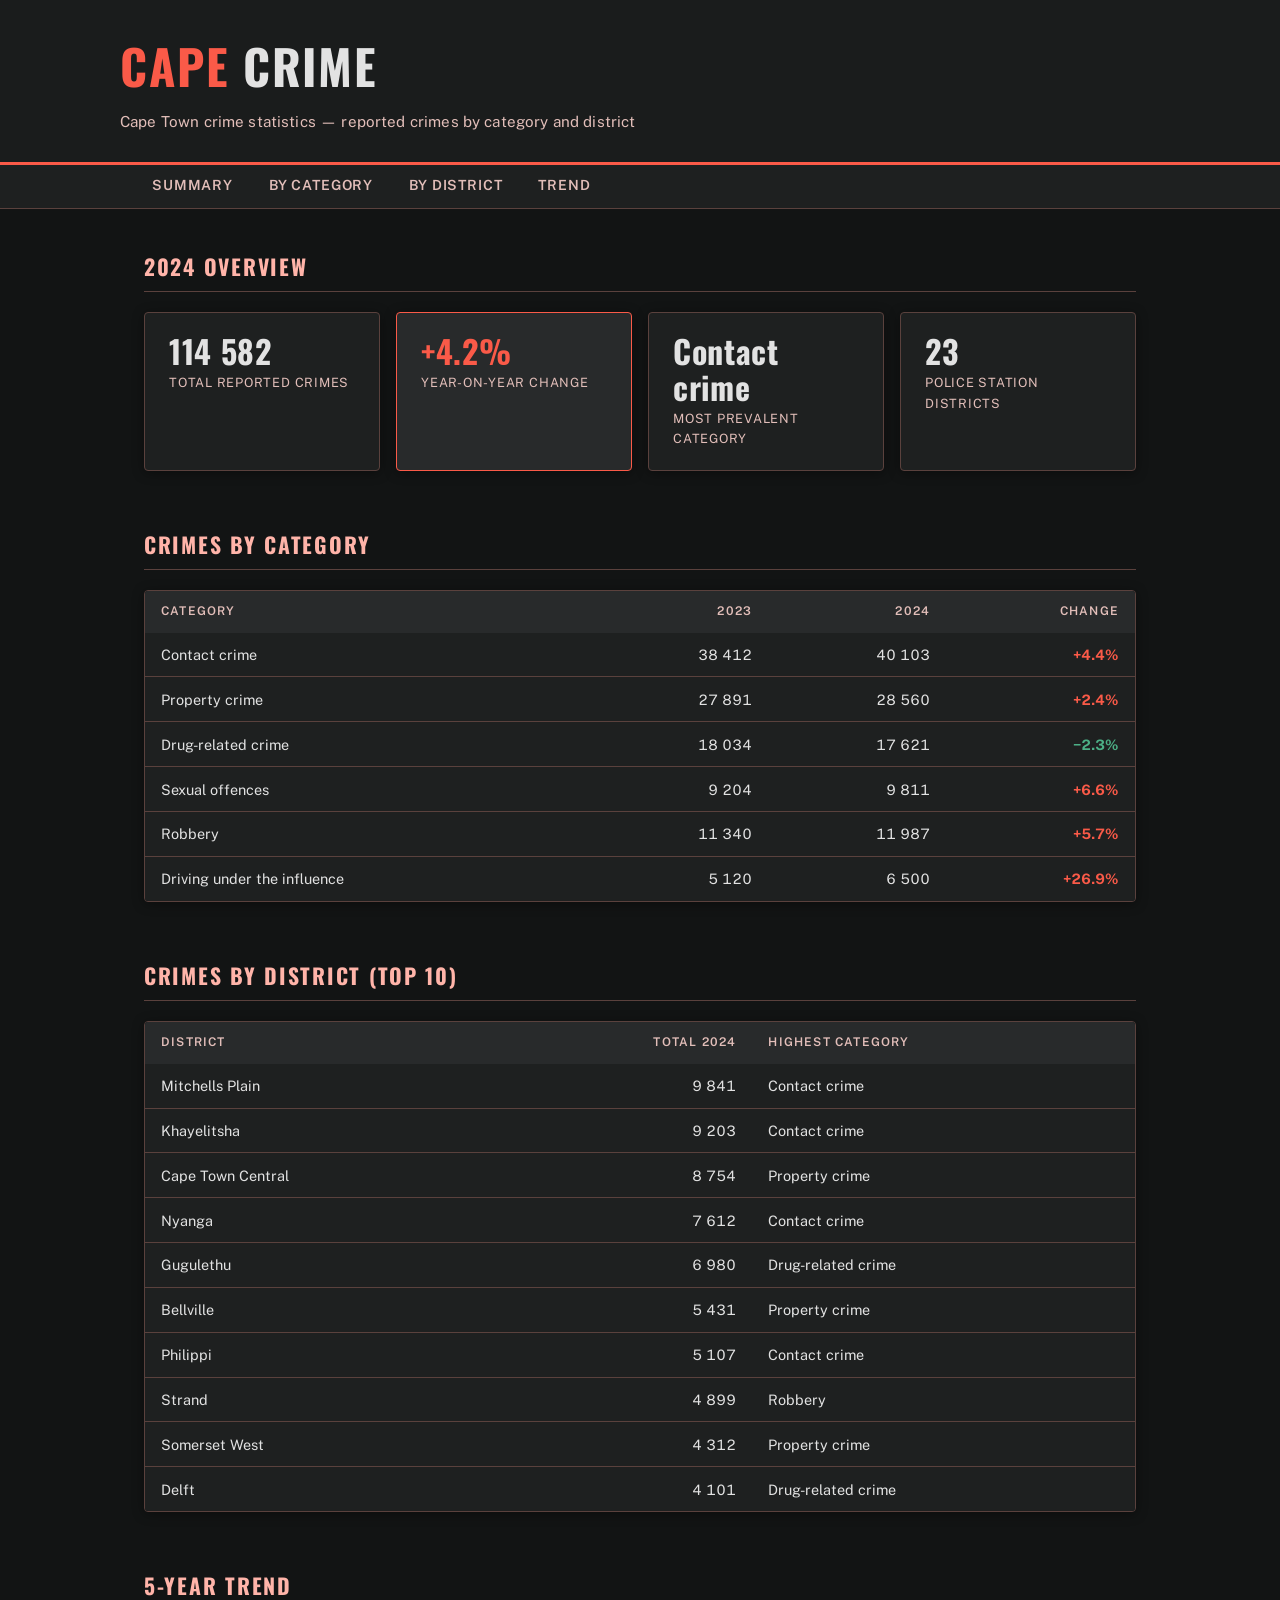
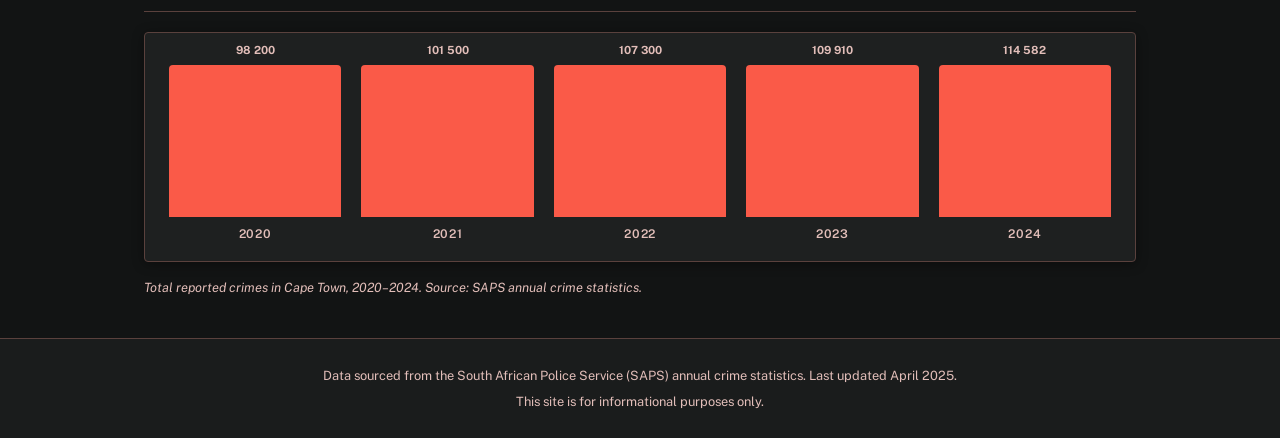
<file: index.html>
<!DOCTYPE html>
<html lang="en">
<head>
  <meta charset="UTF-8" />
  <meta name="viewport" content="width=device-width, initial-scale=1.0" />
  <meta name="description" content="Cape Town crime statistics dashboard — explore reported crime data by category and district." />
  <title>Cape Crime</title>
  <link rel="preconnect" href="https://fonts.googleapis.com" />
  <link rel="preconnect" href="https://fonts.gstatic.com" crossorigin />
  <link rel="stylesheet" href="https://fonts.googleapis.com/css2?family=Oswald:wght@500;700&family=Public+Sans:wght@400;600;800&display=swap" />
  <link rel="stylesheet" href="style.css" />
</head>
<body>
  <a class="skip-link" href="#main">Skip to main content</a>

  <header role="banner">
    <div class="header-inner">
      <h1><span>Cape</span> Crime</h1>
      <p class="subtitle">Cape Town crime statistics — reported crimes by category and district</p>
    </div>
  </header>

  <nav aria-label="Page sections">
    <ul>
      <li><a href="#summary">Summary</a></li>
      <li><a href="#by-category">By Category</a></li>
      <li><a href="#by-district">By District</a></li>
      <li><a href="#trend">Trend</a></li>
    </ul>
  </nav>

  <main id="main" tabindex="-1">

    <section id="summary" aria-labelledby="summary-heading">
      <h2 id="summary-heading">2024 Overview</h2>
      <ul class="card-grid" role="list">
        <li class="card">
          <span class="card-value" aria-label="114 582 total reported crimes">114&nbsp;582</span>
          <span class="card-label">Total reported crimes</span>
        </li>
        <li class="card card--warn">
          <span class="card-value" aria-label="4.2 percent increase year on year">+4.2%</span>
          <span class="card-label">Year-on-year change</span>
        </li>
        <li class="card">
          <span class="card-value" aria-label="most common crime type: contact crime">Contact crime</span>
          <span class="card-label">Most prevalent category</span>
        </li>
        <li class="card">
          <span class="card-value" aria-label="23 police station districts">23</span>
          <span class="card-label">Police station districts</span>
        </li>
      </ul>
    </section>

    <section id="by-category" aria-labelledby="cat-heading">
      <h2 id="cat-heading">Crimes by Category</h2>
      <div class="table-wrapper" role="region" aria-label="Crimes by category table" tabindex="0">
        <table>
          <thead>
            <tr>
              <th scope="col">Category</th>
              <th scope="col" class="num">2023</th>
              <th scope="col" class="num">2024</th>
              <th scope="col" class="num">Change</th>
            </tr>
          </thead>
          <tbody>
            <tr><td>Contact crime</td><td class="num">38 412</td><td class="num">40 103</td><td class="num change--up">+4.4%</td></tr>
            <tr><td>Property crime</td><td class="num">27 891</td><td class="num">28 560</td><td class="num change--up">+2.4%</td></tr>
            <tr><td>Drug-related crime</td><td class="num">18 034</td><td class="num">17 621</td><td class="num change--down">−2.3%</td></tr>
            <tr><td>Sexual offences</td><td class="num">9 204</td><td class="num">9 811</td><td class="num change--up">+6.6%</td></tr>
            <tr><td>Robbery</td><td class="num">11 340</td><td class="num">11 987</td><td class="num change--up">+5.7%</td></tr>
            <tr><td>Driving under the influence</td><td class="num">5 120</td><td class="num">6 500</td><td class="num change--up">+26.9%</td></tr>
          </tbody>
        </table>
      </div>
    </section>

    <section id="by-district" aria-labelledby="dist-heading">
      <h2 id="dist-heading">Crimes by District (Top 10)</h2>
      <div class="table-wrapper" role="region" aria-label="Crimes by district table" tabindex="0">
        <table>
          <thead>
            <tr>
              <th scope="col">District</th>
              <th scope="col" class="num">Total 2024</th>
              <th scope="col">Highest category</th>
            </tr>
          </thead>
          <tbody>
            <tr><td>Mitchells Plain</td><td class="num">9 841</td><td>Contact crime</td></tr>
            <tr><td>Khayelitsha</td><td class="num">9 203</td><td>Contact crime</td></tr>
            <tr><td>Cape Town Central</td><td class="num">8 754</td><td>Property crime</td></tr>
            <tr><td>Nyanga</td><td class="num">7 612</td><td>Contact crime</td></tr>
            <tr><td>Gugulethu</td><td class="num">6 980</td><td>Drug-related crime</td></tr>
            <tr><td>Bellville</td><td class="num">5 431</td><td>Property crime</td></tr>
            <tr><td>Philippi</td><td class="num">5 107</td><td>Contact crime</td></tr>
            <tr><td>Strand</td><td class="num">4 899</td><td>Robbery</td></tr>
            <tr><td>Somerset West</td><td class="num">4 312</td><td>Property crime</td></tr>
            <tr><td>Delft</td><td class="num">4 101</td><td>Drug-related crime</td></tr>
          </tbody>
        </table>
      </div>
    </section>

    <section id="trend" aria-labelledby="trend-heading">
      <h2 id="trend-heading">5-Year Trend</h2>
      <figure aria-label="Bar chart showing total reported crimes 2020 to 2024">
        <div class="bar-chart" role="img" aria-label="Total crimes: 2020: 98 200, 2021: 101 500, 2022: 107 300, 2023: 109 910, 2024: 114 582">
          <ol class="bars" aria-hidden="true">
            <li class="bar-item"><div class="bar" style="--pct:86%"><span class="bar-val">98 200</span></div><span class="bar-year">2020</span></li>
            <li class="bar-item"><div class="bar" style="--pct:89%"><span class="bar-val">101 500</span></div><span class="bar-year">2021</span></li>
            <li class="bar-item"><div class="bar" style="--pct:94%"><span class="bar-val">107 300</span></div><span class="bar-year">2022</span></li>
            <li class="bar-item"><div class="bar" style="--pct:96%"><span class="bar-val">109 910</span></div><span class="bar-year">2023</span></li>
            <li class="bar-item"><div class="bar" style="--pct:100%"><span class="bar-val">114 582</span></div><span class="bar-year">2024</span></li>
          </ol>
        </div>
        <figcaption>Total reported crimes in Cape Town, 2020–2024. Source: SAPS annual crime statistics.</figcaption>
      </figure>
    </section>

  </main>

  <footer role="contentinfo">
    <p>Data sourced from the South African Police Service (SAPS) annual crime statistics. Last updated April 2025.</p>
    <p>This site is for informational purposes only.</p>
  </footer>
</body>
</html>
</file>
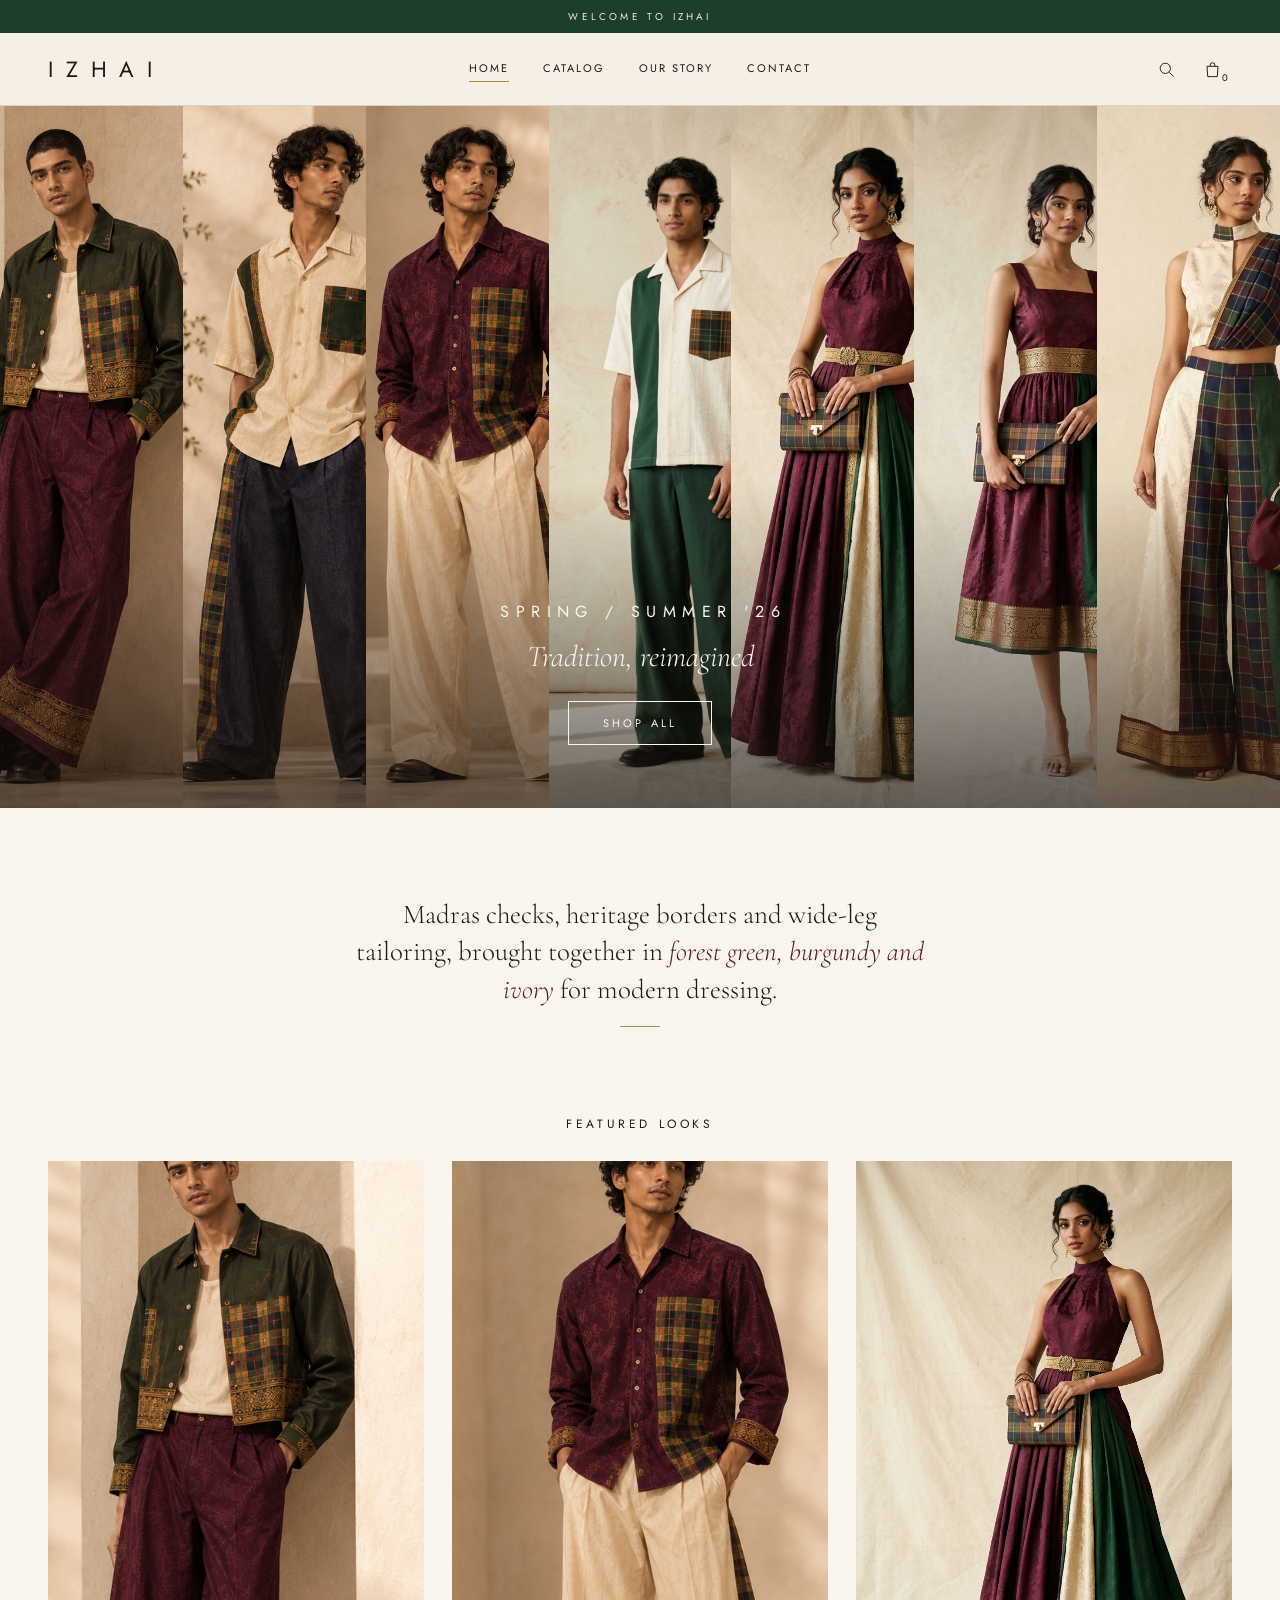
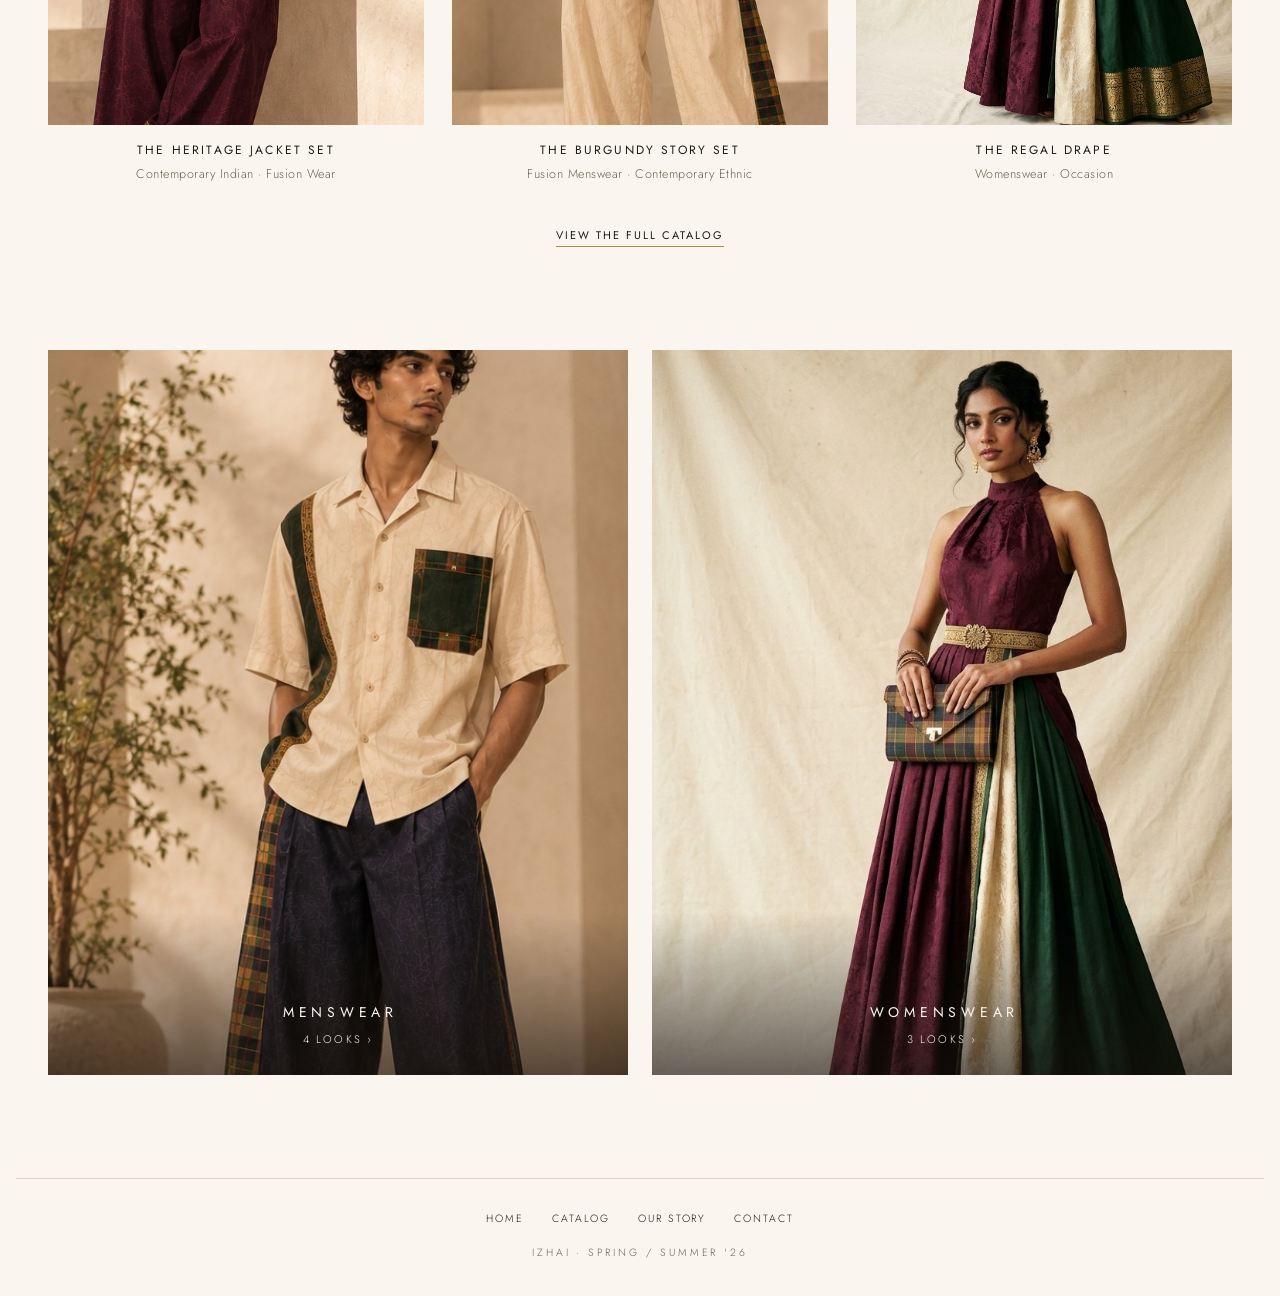
<file: izhai-website/index.html>
<!doctype html>
<html lang="en">
<head>
<meta charset="utf-8">
<meta name="viewport" content="width=device-width, initial-scale=1, viewport-fit=cover">
<title>IZHAI</title>
<meta name="claude:viewport-fit-sides" content="cover">
<link rel="preconnect" href="https://fonts.googleapis.com">
<link rel="stylesheet" href="https://fonts.googleapis.com/css2?family=Cormorant+Garamond:ital,wght@0,400;0,500;1,400&family=Jost:wght@300;400;500&display=swap">
<style>
:root {
  --bg: #faf6ef;
  --header-bg: #f5efe5;
  --announce-bg: #1f3d2b;
  --announce-ink: #f3ead8;
  --surface: #fbf8f2;
  --tile: #ebe1d1;
  --ink: #1d1915;
  --muted: #6c6153;
  --hairline: #ddd2c2;
  --hairline-strong: #c9bba6;
  --gold: #b08a3e;
  --gold-text: #86672a;
  --burgundy: #5a1a2b;
  --forest: #1f3d2b;
  --chip-active-bg: #f1e6cf;
  --field-bg: #fffdf8;
  --on-photo: #faf6ef;
  --photo-scrim: rgba(22, 16, 12, 0.62);
  --photo-scrim-soft: rgba(22, 16, 12, 0);
  --sw-burgundy: #5a1a2b;
  --sw-forest: #1f3d2b;
  --sw-ivory: #efe6d2;
  --sw-navy: #1f2a44;
  --font-sans: "Jost", "Futura", "Century Gothic", "Avenir Next", "Helvetica Neue", Arial, sans-serif;
  --font-serif: "Cormorant Garamond", "EB Garamond", Garamond, "Times New Roman", Georgia, serif;
  --gutter-l: max(16px, env(safe-area-inset-left, 0px));
  --gutter-r: max(16px, env(safe-area-inset-right, 0px));
  --track: 0.18em;
  --header-h: 72px;
  color-scheme: light;
}
@media (prefers-color-scheme: dark) {
  :root:not([data-theme="light"]) {
    --bg: #1a1714;
    --header-bg: #201c18;
    --announce-bg: #14241a;
    --announce-ink: #e6dcc6;
    --surface: #221e1a;
    --tile: #2c2621;
    --ink: #efe7da;
    --muted: #a89c8b;
    --hairline: #3a332c;
    --hairline-strong: #52483e;
    --gold: #d2ae68;
    --gold-text: #d9b874;
    --burgundy: #d08d9e;
    --forest: #8fb79d;
    --chip-active-bg: #342c22;
    --field-bg: #221e1a;
    --on-photo: #faf6ef;
    --photo-scrim: rgba(10, 8, 6, 0.7);
    --photo-scrim-soft: rgba(10, 8, 6, 0);
    --sw-burgundy: #7a2a3e;
    --sw-forest: #2f5a40;
    --sw-ivory: #e9dfca;
    --sw-navy: #34446a;
    color-scheme: dark;
  }
}
:root[data-theme="dark"] {
  --bg: #1a1714;
  --header-bg: #201c18;
  --announce-bg: #14241a;
  --announce-ink: #e6dcc6;
  --surface: #221e1a;
  --tile: #2c2621;
  --ink: #efe7da;
  --muted: #a89c8b;
  --hairline: #3a332c;
  --hairline-strong: #52483e;
  --gold: #d2ae68;
  --gold-text: #d9b874;
  --burgundy: #d08d9e;
  --forest: #8fb79d;
  --chip-active-bg: #342c22;
  --field-bg: #221e1a;
  --on-photo: #faf6ef;
  --photo-scrim: rgba(10, 8, 6, 0.7);
  --photo-scrim-soft: rgba(10, 8, 6, 0);
  --sw-burgundy: #7a2a3e;
  --sw-forest: #2f5a40;
  --sw-ivory: #e9dfca;
  --sw-navy: #34446a;
  color-scheme: dark;
}

*, *::before, *::after { box-sizing: border-box; }
html { -webkit-text-size-adjust: 100%; }
body {
  margin: 0;
  background: var(--bg);
  color: var(--ink);
  font-family: var(--font-sans);
  font-weight: 300;
  font-size: 15px;
  line-height: 1.5;
  -webkit-font-smoothing: antialiased;
}
body::before {
  content: "";
  position: fixed;
  inset: 0 0 auto;
  height: env(safe-area-inset-top, 0px);
  z-index: 10;
  background: var(--header-bg);
}
img { max-width: 100%; display: block; }
a { color: inherit; }
button, select, input, textarea { font: inherit; color: inherit; }
:focus-visible { outline: 2px solid var(--gold); outline-offset: 3px; }
[hidden] { display: none !important; }

.page {
  padding-left: max(16px, env(safe-area-inset-left, 0px));
  padding-right: max(16px, env(safe-area-inset-right, 0px));
  padding-block: 0;
  min-height: 100vh;
  display: flex;
  flex-direction: column;
}
.wrap { width: 100%; max-width: 1440px; margin-inline: auto; padding-inline: clamp(0px, 2.5vw, 40px); }
.bleed {
  margin-left: calc(-1 * var(--gutter-l));
  margin-right: calc(-1 * var(--gutter-r));
}
.bleed-pad {
  padding-left: var(--gutter-l);
  padding-right: var(--gutter-r);
}

.caps, .nav a, .bar, .filter-title, .chip, .card-name, .btn, .tag, .details-title, .eyebrow, .crumbs {
  font-family: var(--font-sans);
  text-transform: uppercase;
  letter-spacing: var(--track);
}

/* Announcement */
.announce {
  background: var(--announce-bg);
  color: var(--announce-ink);
  text-align: center;
  font-size: 10px;
  font-weight: 400;
  letter-spacing: 0.32em;
  text-transform: uppercase;
  padding-block: 9px;
  padding-top: calc(9px + env(safe-area-inset-top, 0px));
}

/* Header */
.site-header {
  position: sticky;
  top: env(safe-area-inset-top, 0px);
  z-index: 20;
  background: var(--header-bg);
  border-bottom: 1px solid var(--hairline);
}
.header-inner {
  display: grid;
  grid-template-columns: 1fr auto 1fr;
  align-items: center;
  gap: 16px;
  min-height: var(--header-h);
  padding-block: 12px;
}
.wordmark {
  justify-self: start;
  text-decoration: none;
  font-family: var(--font-sans);
  font-weight: 400;
  font-size: 22px;
  letter-spacing: 0.58em;
  margin-right: -0.58em;
  line-height: 1;
}
.nav { display: flex; gap: 34px; flex-wrap: wrap; justify-content: center; }
.nav a {
  font-size: 11px;
  font-weight: 400;
  text-decoration: none;
  padding-block: 4px;
  border-bottom: 1px solid transparent;
}
.nav a:hover { border-bottom-color: var(--hairline-strong); }
.nav a[aria-current="page"] { border-bottom-color: var(--gold); }
.tools { justify-self: end; display: flex; align-items: center; gap: 6px; }
.icon-btn {
  position: relative;
  display: inline-grid;
  place-items: center;
  width: 40px;
  height: 40px;
  background: none;
  border: 1px solid transparent;
  cursor: pointer;
  padding: 0;
}
.icon-btn:hover { border-color: var(--hairline); }
.icon-btn svg { width: 19px; height: 19px; fill: none; stroke: currentColor; stroke-width: 1.2; }
.bag { cursor: default; }
.bag:hover { border-color: transparent; }
.bag-count {
  position: absolute;
  right: 3px;
  bottom: 5px;
  font-size: 9.5px;
  font-weight: 400;
  line-height: 1;
}
.search-row { border-top: 1px solid var(--hairline); padding-block: 12px; }
.search-row .wrap { display: flex; align-items: center; gap: 12px; }
.search-row input {
  flex: 1;
  min-width: 0;
  background: transparent;
  border: 0;
  border-bottom: 1px solid var(--hairline-strong);
  padding: 8px 2px;
  font-size: 14px;
  letter-spacing: 0.06em;
}
.search-row input:focus-visible { outline: none; border-bottom-color: var(--gold); }
.search-row .caps { font-size: 10.5px; color: var(--muted); }

/* Views */
main { flex: 1; }
.view:focus { outline: none; }
.view-head { text-align: center; padding-block: clamp(32px, 5vw, 56px) clamp(20px, 3vw, 32px); }
.view-head h1 {
  margin: 0;
  font-family: var(--font-sans);
  font-weight: 400;
  font-size: clamp(18px, 2.2vw, 24px);
  text-transform: uppercase;
  letter-spacing: 0.32em;
  margin-right: -0.32em;
}
.view-head p {
  margin: 14px auto 0;
  max-width: 46ch;
  font-family: var(--font-serif);
  font-size: clamp(18px, 2vw, 22px);
  line-height: 1.4;
  color: var(--muted);
}
.rule { width: 40px; height: 1px; background: var(--gold); margin: 18px auto 0; border: 0; }
.section-title {
  margin: 0 0 28px;
  text-align: center;
  font-size: 12px;
  font-weight: 400;
  letter-spacing: 0.3em;
  text-transform: uppercase;
}

/* Hero */
.hero { position: relative; height: clamp(420px, 78vh, 760px); background: var(--tile); overflow: hidden; }
.hero-strip { display: grid; grid-auto-flow: column; grid-auto-columns: minmax(0, 1fr); height: 100%; }
.hero-strip img { width: 100%; height: 100%; object-fit: cover; object-position: 50% 25%; }
.hero-overlay {
  position: absolute;
  inset: auto 0 0 0;
  padding: 120px 16px clamp(36px, 7vh, 72px);
  background: linear-gradient(to top, var(--photo-scrim), var(--photo-scrim-soft));
  text-align: center;
  color: var(--on-photo);
}
.hero-overlay h1 {
  margin: 0;
  font-family: var(--font-sans);
  font-weight: 400;
  font-size: clamp(13px, 1.6vw, 16px);
  letter-spacing: 0.4em;
  margin-right: -0.4em;
  text-transform: uppercase;
}
.hero-overlay p {
  margin: 10px 0 22px;
  font-family: var(--font-serif);
  font-style: italic;
  font-size: clamp(20px, 2.6vw, 30px);
}
.btn-outline-light {
  display: inline-block;
  color: var(--on-photo);
  border: 1px solid var(--on-photo);
  padding: 13px 34px;
  font-size: 11px;
  font-weight: 400;
  letter-spacing: 0.28em;
  text-transform: uppercase;
  text-decoration: none;
  transition: background-color 200ms ease, color 200ms ease;
}
.btn-outline-light:hover { background: var(--on-photo); color: var(--ink); }
.btn-outline-light:focus-visible { outline-color: var(--on-photo); }

.home-intro { text-align: center; padding-block: clamp(44px, 7vw, 88px); }
.home-intro p {
  margin: 0 auto;
  max-width: 44ch;
  font-family: var(--font-serif);
  font-size: clamp(20px, 2.4vw, 27px);
  line-height: 1.38;
}
.home-intro em { color: var(--burgundy); }
.featured { padding-bottom: clamp(48px, 7vw, 96px); }
.featured .grid { grid-template-columns: repeat(3, minmax(0, 1fr)); }
.more { text-align: center; margin-top: 40px; }
.link-caps {
  font-size: 11px;
  font-weight: 400;
  letter-spacing: var(--track);
  text-transform: uppercase;
  text-decoration: none;
  border-bottom: 1px solid var(--gold);
  padding-bottom: 3px;
}

.split { display: grid; grid-template-columns: 1fr 1fr; gap: clamp(12px, 2vw, 24px); padding-bottom: clamp(56px, 8vw, 104px); }
.split a {
  position: relative;
  display: block;
  aspect-ratio: 4 / 5;
  overflow: hidden;
  background: var(--tile);
  text-decoration: none;
  color: var(--on-photo);
}
.split img { width: 100%; height: 100%; object-fit: cover; object-position: 50% 22%; transition: transform 900ms cubic-bezier(.2, .6, .2, 1); }
.split a:hover img { transform: scale(1.04); }
.split-label {
  position: absolute;
  inset: auto 0 0 0;
  padding: 90px 20px 28px;
  background: linear-gradient(to top, var(--photo-scrim), var(--photo-scrim-soft));
  text-align: center;
}
.split-label strong { display: block; font-weight: 400; font-size: 14px; letter-spacing: 0.34em; text-transform: uppercase; margin-right: -0.34em; }
.split-label span { display: block; margin-top: 8px; font-size: 11px; letter-spacing: 0.2em; text-transform: uppercase; }

/* Filter / sort bar */
.bar {
  display: flex;
  align-items: center;
  justify-content: space-between;
  gap: 12px;
  border-top: 1px solid var(--hairline);
  border-bottom: 1px solid var(--hairline);
  padding-block: 12px;
  font-size: 11px;
  font-weight: 400;
}
.bar-left { display: flex; align-items: center; gap: 20px; flex-wrap: wrap; }
.filter-toggle {
  background: none;
  border: 0;
  padding: 4px 0;
  cursor: pointer;
  font-size: 11px;
  letter-spacing: var(--track);
  text-transform: uppercase;
  display: inline-flex;
  align-items: center;
  gap: 10px;
}
.filter-toggle .sign { font-size: 14px; line-height: 1; width: 10px; text-align: center; }
.count { color: var(--muted); }
.sort { display: inline-flex; align-items: center; gap: 8px; position: relative; }
.sort label { cursor: pointer; white-space: nowrap; }
.sort select {
  appearance: none;
  -webkit-appearance: none;
  background: transparent;
  border: 0;
  border-bottom: 1px solid transparent;
  padding: 4px 18px 4px 2px;
  font-size: 11px;
  letter-spacing: var(--track);
  text-transform: uppercase;
  cursor: pointer;
}
.sort select:hover { border-bottom-color: var(--hairline-strong); }
.sort select option { background: var(--surface); color: var(--ink); }
.sort .chev { position: absolute; right: 2px; pointer-events: none; font-size: 14px; line-height: 1; transform: translateY(-1px); }

/* Shop layout */
.shop {
  display: grid;
  grid-template-columns: 210px minmax(0, 1fr);
  gap: clamp(24px, 3vw, 48px);
  padding-block: 32px 72px;
}
.shop[data-filters="closed"] { grid-template-columns: minmax(0, 1fr); }
.shop[data-filters="closed"] .filters { display: none; }
.filters { align-self: start; position: sticky; top: calc(env(safe-area-inset-top, 0px) + var(--header-h) + 24px); }
.filter-group { border-bottom: 1px solid var(--hairline); }
.filter-group summary {
  list-style: none;
  cursor: pointer;
  display: flex;
  justify-content: space-between;
  align-items: center;
  padding-block: 14px;
}
.filter-group summary::-webkit-details-marker { display: none; }
.filter-title { font-size: 11px; font-weight: 400; }
.filter-title .n { color: var(--gold-text); margin-left: 6px; }
.summary-chev {
  width: 7px; height: 7px;
  border-right: 1px solid var(--ink);
  border-bottom: 1px solid var(--ink);
  transform: rotate(45deg) translate(-2px, -2px);
  transition: transform 200ms ease;
  flex: none;
}
.filter-group[open] .summary-chev { transform: rotate(225deg) translate(-2px, -2px); }
.chips { display: flex; flex-direction: column; gap: 2px; padding-bottom: 14px; }
.chip {
  display: flex;
  align-items: center;
  gap: 10px;
  width: 100%;
  text-align: left;
  background: none;
  border: 0;
  border-left: 1px solid transparent;
  padding: 6px 8px;
  font-size: 10.5px;
  letter-spacing: 0.14em;
  font-weight: 300;
  cursor: pointer;
  color: var(--muted);
  transition: color 150ms ease, background-color 150ms ease;
}
.chip:hover { color: var(--ink); }
.chip[aria-pressed="true"] { color: var(--ink); font-weight: 400; border-left-color: var(--gold); background: var(--chip-active-bg); }
.chip .box { width: 10px; height: 10px; flex: none; border: 1px solid var(--hairline-strong); }
.chip[aria-pressed="true"] .box { background: var(--gold); border-color: var(--gold); }
.chip .sw { width: 11px; height: 11px; border-radius: 50%; flex: none; border: 1px solid var(--hairline-strong); }
.sw-burgundy { background: var(--sw-burgundy); }
.sw-forest-green { background: var(--sw-forest); }
.sw-ivory { background: var(--sw-ivory); }
.sw-navy { background: var(--sw-navy); }
.clear {
  margin-top: 18px;
  background: none;
  border: 0;
  border-bottom: 1px solid var(--hairline-strong);
  padding: 2px 0;
  font-size: 10.5px;
  letter-spacing: var(--track);
  text-transform: uppercase;
  cursor: pointer;
  color: var(--muted);
}
.clear:hover { color: var(--ink); border-bottom-color: var(--gold); }

/* Grid + cards */
.grid {
  list-style: none;
  margin: 0;
  padding: 0;
  display: grid;
  grid-template-columns: repeat(3, minmax(0, 1fr));
  gap: 56px clamp(16px, 2.2vw, 32px);
}
.card a { display: block; text-decoration: none; color: inherit; }
.card a:focus-visible { outline-offset: 6px; }
.card-media { aspect-ratio: 2 / 3; background: var(--tile); overflow: hidden; }
.card-media img {
  width: 100%;
  height: 100%;
  object-fit: cover;
  object-position: 50% 30%;
  transition: transform 900ms cubic-bezier(.2, .6, .2, 1);
}
.card a:hover .card-media img, .card a:focus-visible .card-media img { transform: scale(1.045); }
.card-text { padding-top: 16px; text-align: center; }
.card-name { margin: 0; font-size: 12px; font-weight: 400; }
.card-sub { margin: 6px 0 0; font-size: 12.5px; color: var(--muted); letter-spacing: 0.04em; }
.empty { grid-column: 1 / -1; text-align: center; padding: 64px 0; color: var(--muted); }
.empty p { margin: 0 0 12px; font-family: var(--font-serif); font-size: 21px; color: var(--ink); }

/* Product view */
.crumbs { display: flex; flex-wrap: wrap; gap: 10px; align-items: center; padding-block: 22px; font-size: 10.5px; color: var(--muted); border-bottom: 1px solid var(--hairline); }
.crumbs a { text-decoration: none; }
.crumbs a:hover { color: var(--ink); }
.crumbs [aria-current] { color: var(--ink); }
.product {
  display: grid;
  grid-template-columns: minmax(0, 1.05fr) minmax(0, 1fr);
  gap: clamp(28px, 5vw, 80px);
  padding-block: 36px 80px;
  align-items: start;
}
.product-media { background: var(--tile); position: sticky; top: calc(env(safe-area-inset-top, 0px) + var(--header-h) + 20px); }
.product-media img { width: 100%; height: auto; max-height: calc(100vh - var(--header-h) - 60px); object-fit: contain; margin-inline: auto; }
.product-body { padding-top: 8px; max-width: 560px; }
.eyebrow { margin: 0 0 14px; font-size: 10.5px; font-weight: 400; color: var(--gold-text); }
.product-body h1 {
  margin: 0;
  font-family: var(--font-sans);
  font-weight: 400;
  text-transform: uppercase;
  letter-spacing: 0.16em;
  font-size: clamp(19px, 2.2vw, 25px);
  line-height: 1.35;
}
.product-meta { margin: 10px 0 0; font-size: 12.5px; color: var(--muted); letter-spacing: 0.04em; }
.tags { list-style: none; margin: 18px 0 0; padding: 0; display: flex; flex-wrap: wrap; gap: 8px; }
.tag { border: 1px solid var(--hairline-strong); padding: 5px 10px; font-size: 9.5px; font-weight: 400; }
.story { margin-top: 26px; font-family: var(--font-serif); font-size: 19px; line-height: 1.55; font-weight: 400; }
.story p { margin: 0 0 14px; }
.story p:last-child { font-style: italic; color: var(--burgundy); }
.details-title { margin: 24px 0 0; padding-top: 18px; border-top: 1px solid var(--hairline); font-size: 11px; font-weight: 400; }
.details-list { list-style: none; margin: 12px 0 0; padding: 0; }
.details-list li { position: relative; padding: 8px 0 8px 20px; font-size: 14px; border-bottom: 1px solid var(--hairline); }
.details-list li::before { content: ""; position: absolute; left: 2px; top: 50%; width: 8px; height: 1px; background: var(--gold); }
.product-nav { margin-top: 36px; display: flex; justify-content: space-between; gap: 12px; flex-wrap: wrap; }
.btn {
  display: inline-flex;
  align-items: center;
  justify-content: center;
  background: none;
  border: 1px solid var(--hairline-strong);
  padding: 11px 18px;
  font-size: 10.5px;
  font-weight: 400;
  cursor: pointer;
  min-height: 44px;
  text-decoration: none;
}
.btn:hover { border-color: var(--ink); }
.btn-solid { background: var(--ink); color: var(--bg); border-color: var(--ink); }
.btn-solid:hover { background: var(--forest); border-color: var(--forest); color: var(--bg); }
.back { margin-top: 18px; }

/* Our story */
.story-page {
  display: grid;
  grid-template-columns: minmax(0, 0.9fr) minmax(0, 1fr);
  gap: clamp(28px, 5vw, 80px);
  align-items: center;
  padding-block: 8px 88px;
}
.story-page figure { margin: 0; background: var(--tile); aspect-ratio: 4 / 5; overflow: hidden; }
.story-page figure img { width: 100%; height: 100%; object-fit: cover; object-position: 50% 25%; }
.story-text { font-family: var(--font-serif); font-size: clamp(19px, 1.8vw, 22px); line-height: 1.6; max-width: 34em; }
.story-text p { margin: 0 0 18px; }
.story-text p:first-child::first-letter { font-size: 3.2em; float: left; line-height: 0.85; padding: 6px 10px 0 0; color: var(--burgundy); }
.story-text .link-caps { font-family: var(--font-sans); }

/* Contact */
.contact { max-width: 560px; margin-inline: auto; padding-block: 8px 96px; }
.field { display: block; margin-bottom: 22px; }
.field span { display: block; font-size: 10.5px; font-weight: 400; letter-spacing: var(--track); text-transform: uppercase; margin-bottom: 8px; }
.field input, .field textarea {
  width: 100%;
  background: var(--field-bg);
  border: 1px solid var(--hairline-strong);
  padding: 12px 14px;
  font-size: 15px;
  border-radius: 0;
}
.field textarea { min-height: 150px; resize: vertical; }
.field input:focus-visible, .field textarea:focus-visible { outline: 2px solid var(--gold); outline-offset: 0; border-color: var(--gold); }
.form-note { margin: 18px 0 0; font-size: 12.5px; color: var(--muted); }
.thanks { text-align: center; padding: 40px 20px; border: 1px solid var(--hairline); }
.thanks p { margin: 0 0 18px; font-family: var(--font-serif); font-size: 24px; }

/* Footer */
.site-footer { border-top: 1px solid var(--hairline); padding-block: 32px calc(36px + env(safe-area-inset-bottom, 0px)); text-align: center; }
.footer-nav { display: flex; justify-content: center; flex-wrap: wrap; gap: 10px 28px; margin-bottom: 18px; }
.footer-nav a { font-size: 10.5px; letter-spacing: var(--track); text-transform: uppercase; text-decoration: none; color: var(--ink); }
.footer-nav a:hover { color: var(--gold-text); }
.footer-line { margin: 0; font-size: 10.5px; letter-spacing: 0.28em; text-transform: uppercase; color: var(--muted); }

/* Responsive */
@media (max-width: 1100px) {
  .grid { grid-template-columns: repeat(2, minmax(0, 1fr)); }
}
@media (max-width: 860px) {
  :root { --header-h: 96px; }
  .header-inner { grid-template-columns: 1fr auto; row-gap: 6px; padding-block: 10px; }
  .nav { grid-column: 1 / -1; grid-row: 2; gap: 22px; }
  .wordmark { font-size: 19px; }
  .shop { grid-template-columns: minmax(0, 1fr); padding-block: 20px 56px; gap: 24px; }
  .filters { position: static; }
  .chips { flex-direction: row; flex-wrap: wrap; gap: 8px; }
  .chip { width: auto; border: 1px solid var(--hairline); padding: 8px 12px; min-height: 36px; }
  .chip[aria-pressed="true"] { border-color: var(--gold); }
  .chip .box { display: none; }
  .product { grid-template-columns: minmax(0, 1fr); padding-block: 20px 64px; }
  .product-media { position: static; }
  .product-media img { max-height: 78vh; }
  .story-page { grid-template-columns: minmax(0, 1fr); }
  .story-page figure { aspect-ratio: 4 / 3; }
}
@media (max-width: 600px) {
  .grid, .featured .grid { grid-template-columns: minmax(0, 1fr); gap: 44px; }
  .nav { gap: 16px; }
  .nav a { font-size: 10px; letter-spacing: 0.15em; }
  .split { grid-template-columns: minmax(0, 1fr); }
  .split a { aspect-ratio: 4 / 4; }
  .sort label { position: absolute; width: 1px; height: 1px; overflow: hidden; clip: rect(0 0 0 0); white-space: nowrap; }
  .bar-left { gap: 14px; }
  .hero { height: clamp(420px, 72vh, 620px); }
  .hero-strip img:nth-child(n+6) { display: none; }
}
@media (prefers-reduced-motion: no-preference) { html { scroll-behavior: smooth; } }
@media (prefers-reduced-motion: reduce) {
  *, *::before, *::after { transition: none !important; animation: none !important; }
  .card a:hover .card-media img, .card a:focus-visible .card-media img, .split a:hover img { transform: none; }
}
.sr-only { position: absolute; width: 1px; height: 1px; padding: 0; margin: -1px; overflow: hidden; clip: rect(0 0 0 0); white-space: nowrap; border: 0; }
</style>
</head>
<body>
<div class="page">
  <div class="announce bleed bleed-pad" role="note">Welcome to IZHAI</div>

  <header class="site-header bleed bleed-pad">
    <div class="wrap header-inner">
      <a class="wordmark" href="#home" aria-label="IZHAI home">IZHAI</a>
      <nav class="nav" aria-label="Primary">
        <a href="#home" data-route="home">Home</a>
        <a href="#catalog" data-route="catalog">Catalog</a>
        <a href="#our-story" data-route="our-story">Our Story</a>
        <a href="#contact" data-route="contact">Contact</a>
      </nav>
      <div class="tools">
        <button class="icon-btn" id="searchToggle" type="button" aria-label="Search looks" aria-expanded="false" aria-controls="searchRow">
          <svg viewBox="0 0 24 24" aria-hidden="true"><circle cx="10.5" cy="10.5" r="6.5"/><path d="M15.5 15.5L21 21"/></svg>
        </button>
        <span class="icon-btn bag" role="img" aria-label="Bag, 0 items">
          <svg viewBox="0 0 24 24" aria-hidden="true"><path d="M5 8h14l-1 13H6L5 8z"/><path d="M9 8V6.5a3 3 0 0 1 6 0V8"/></svg>
          <span class="bag-count" aria-hidden="true">0</span>
        </span>
      </div>
    </div>
    <div class="search-row" id="searchRow" hidden>
      <div class="wrap">
        <label class="sr-only" for="searchInput">Search looks by name</label>
        <input id="searchInput" type="search" placeholder="Search looks" autocomplete="off">
        <span class="caps" id="searchCount" aria-live="polite"></span>
      </div>
    </div>
  </header>

  <main>
    <!-- HOME -->
    <section class="view" data-view="home" tabindex="-1" aria-labelledby="homeTitle">
      <div class="hero bleed">
        <div class="hero-strip" id="heroStrip"></div>
        <div class="hero-overlay">
          <h1 id="homeTitle">Spring / Summer '26</h1>
          <p>Tradition, reimagined</p>
          <a class="btn-outline-light" href="#catalog">Shop all</a>
        </div>
      </div>
      <div class="wrap">
        <div class="home-intro">
          <p>Madras checks, heritage borders and wide-leg tailoring, brought together in <em>forest green, burgundy and ivory</em> for modern dressing.</p>
          <hr class="rule">
        </div>
        <section class="featured" aria-labelledby="featuredTitle">
          <h2 class="section-title" id="featuredTitle">Featured Looks</h2>
          <ul class="grid" id="featuredGrid"></ul>
          <p class="more"><a class="link-caps" href="#catalog">View the full catalog</a></p>
        </section>
        <section class="split" aria-label="Shop by category" id="splitBand"></section>
      </div>
    </section>

    <!-- CATALOG -->
    <section class="view wrap" data-view="catalog" tabindex="-1" aria-labelledby="catalogTitle" hidden>
      <header class="view-head">
        <h1 id="catalogTitle">Catalog</h1>
        <p>Spring / Summer '26. Tradition reimagined through Madras checks, heritage borders and wide-leg tailoring.</p>
      </header>
      <div class="bar">
        <div class="bar-left">
          <button class="filter-toggle" id="filterToggle" type="button" aria-controls="filters" aria-expanded="true">
            <span>Filter by</span><span class="sign" aria-hidden="true">&minus;</span>
          </button>
          <span class="count" id="count" aria-live="polite">7 Looks</span>
        </div>
        <div class="sort">
          <label for="sort">Sort by</label>
          <select id="sort">
            <option value="collection">Collection order</option>
            <option value="name">Name A–Z</option>
          </select>
          <span class="chev" aria-hidden="true">&rsaquo;</span>
        </div>
      </div>
      <div class="shop" id="shop" data-filters="open">
        <aside class="filters" id="filters" aria-label="Filters"></aside>
        <ul class="grid" id="grid" aria-label="Looks"></ul>
      </div>
    </section>

    <!-- LOOK -->
    <section class="view wrap" data-view="look" tabindex="-1" aria-labelledby="lookTitle" hidden>
      <nav class="crumbs" aria-label="Breadcrumb">
        <a href="#home">Home</a><span aria-hidden="true">/</span>
        <a href="#catalog">Catalog</a><span aria-hidden="true">/</span>
        <span aria-current="page" id="crumbName"></span>
      </nav>
      <article class="product">
        <div class="product-media"><img id="lookImg" src="images/look-1.jpg" alt=""></div>
        <div class="product-body">
          <p class="eyebrow" id="lookEyebrow"></p>
          <h1 id="lookTitle"></h1>
          <p class="product-meta" id="lookMeta"></p>
          <ul class="tags" id="lookTags" aria-label="Style"></ul>
          <div class="story" id="lookStory"></div>
          <h2 class="details-title">Design Details</h2>
          <ul class="details-list" id="lookDetails"></ul>
          <div class="product-nav">
            <a class="btn" id="prevLink" href="#">&lsaquo;&nbsp; Previous</a>
            <a class="btn" id="nextLink" href="#">Next &nbsp;&rsaquo;</a>
          </div>
          <p class="back"><a class="link-caps" href="#catalog">Back to catalog</a></p>
        </div>
      </article>
    </section>

    <!-- OUR STORY -->
    <section class="view wrap" data-view="our-story" tabindex="-1" aria-labelledby="storyTitle" hidden>
      <header class="view-head">
        <h1 id="storyTitle">Our Story</h1>
        <hr class="rule">
      </header>
      <div class="story-page">
        <figure><img src="images/look-4.jpg" alt="The Modern Classic Set: ivory shirt with a forest green colour-block panel over forest green wide-leg trousers."></figure>
        <div class="story-text">
          <p>IZHAI begins with the textiles of tradition. For Spring / Summer '26, the Madras check, heritage borders and tonal surface motifs are taken out of the archive and set within the clean lines of contemporary dressing.</p>
          <p>Forest green, burgundy and ivory are placed against one another in colour-blocked panels, check pockets and side stripes, while gold-toned borders trace hems, cuffs and waistbands. Wide-leg trousers and relaxed silhouettes give every look an ease that belongs to everyday life.</p>
          <p>From the everyday shirt to the floor-length drape, the intent stays the same: tradition reimagined for modern dressing, with garments that bring character to the wardrobe.</p>
          <p><a class="link-caps" href="#catalog">Explore the collection</a></p>
        </div>
      </div>
    </section>

    <!-- CONTACT -->
    <section class="view wrap" data-view="contact" tabindex="-1" aria-labelledby="contactTitle" hidden>
      <header class="view-head">
        <h1 id="contactTitle">Contact</h1>
        <p>Questions about a look or the collection? Leave a note below.</p>
      </header>
      <div class="contact">
        <form id="contactForm" novalidate>
          <label class="field"><span>Name</span><input name="name" type="text" autocomplete="name" required></label>
          <label class="field"><span>Email</span><input name="email" type="email" autocomplete="email" required></label>
          <label class="field"><span>Message</span><textarea name="message" required></textarea></label>
          <button class="btn btn-solid" type="submit">Send message</button>
          <p class="form-note" id="formNote">This form is a preview: nothing is sent anywhere yet.</p>
        </form>
        <div class="thanks" id="thanks" role="status" hidden>
          <p>Thanks, we'll be in touch.</p>
          <button class="btn" id="againBtn" type="button">Send another message</button>
        </div>
      </div>
    </section>
  </main>

  <footer class="site-footer">
    <nav class="footer-nav" aria-label="Footer">
      <a href="#home">Home</a>
      <a href="#catalog">Catalog</a>
      <a href="#our-story">Our Story</a>
      <a href="#contact">Contact</a>
    </nav>
    <p class="footer-line">IZHAI &middot; Spring / Summer '26</p>
  </footer>
</div>

<script>
(function () {
  // Collection data. Add new looks by appending objects to this array.
  var LOOKS = [
    {
      slug: "heritage-jacket-set",
      name: "The Heritage Jacket Set",
      image: "images/look-1.jpg",
      alt: "Model in a forest green cropped jacket with Madras check patchwork and gold borders, over burgundy wide-leg trousers with gold hem borders.",
      gender: "Menswear",
      colours: ["Forest Green", "Burgundy"],
      styles: ["Contemporary Indian", "Fusion Wear", "Statement Casual"],
      story: [
        "The Heritage Jacket Set brings together contemporary tailoring and traditional design elements in a distinctive silhouette. Featuring a forest green cropped jacket with contrasting Madras check patchwork, intricate gold-toned border detailing and a relaxed fit, this ensemble celebrates the beauty of textile contrasts.",
        "Paired with fluid, wide-leg burgundy trousers featuring subtle heritage-inspired motifs and decorative borders, the look creates a balance between understated elegance and expressive design.",
        "Designed for those who appreciate tradition reimagined through modern dressing."
      ],
      details: ["Forest green cropped jacket", "Contrasting Madras check patchwork", "Decorative gold-toned border detailing", "Relaxed-fit silhouette", "Wide-leg burgundy trousers", "Heritage-inspired surface motifs"]
    },
    {
      slug: "everyday-heritage-set",
      name: "The Everyday Heritage Set",
      image: "images/look-2.jpg",
      alt: "Model in an ivory short-sleeved shirt with a diagonal forest green panel and Madras check chest pocket, over navy wide-leg trousers with Madras check side panels.",
      gender: "Menswear",
      colours: ["Ivory", "Navy", "Forest Green"],
      styles: ["Contemporary Casual", "Fusion Wear", "Everyday Statement"],
      story: [
        "The Everyday Heritage Set reinterprets classic menswear through thoughtful colour blocking and textile placement. The ivory short-sleeved shirt features a contrasting forest green panel running diagonally across the front, complemented by a Madras check chest pocket.",
        "Paired with relaxed navy wide-leg trousers, the ensemble incorporates matching check detailing along the side panels, creating a cohesive visual connection between the upper and lower garments.",
        "A versatile expression of contemporary Indian dressing, designed to bring character to everyday wardrobes."
      ],
      details: ["Ivory short-sleeved shirt", "Contrasting forest green panel", "Madras check chest pocket", "Relaxed navy wide-leg trousers", "Madras check side detailing", "Comfortable contemporary silhouette"]
    },
    {
      slug: "burgundy-story-set",
      name: "The Burgundy Story Set",
      image: "images/look-3.jpg",
      alt: "Model in a full-sleeved burgundy shirt with tonal motifs, a Madras check front panel and detailed cuffs, over ivory wide-leg trousers with a Madras check side panel.",
      gender: "Menswear",
      colours: ["Burgundy", "Ivory"],
      styles: ["Fusion Menswear", "Contemporary Ethnic", "Statement Dressing"],
      story: [
        "The Burgundy Story Set explores the relationship between traditional surface patterns and contemporary menswear silhouettes. The burgundy shirt features subtle tonal heritage-inspired motifs, complemented by a contrasting Madras check panel across the front and intricate decorative detailing on the cuffs.",
        "The shirt is paired with relaxed ivory wide-leg trousers, featuring coordinating check accents along the side and a clean, fluid silhouette.",
        "The combination of deep burgundy and soft ivory creates a striking yet balanced look, making this ensemble a statement in modern heritage dressing."
      ],
      details: ["Full-sleeved burgundy shirt", "Tonal heritage-inspired surface motifs", "Madras check front panel", "Decorative cuff detailing", "Ivory wide-leg trousers", "Contrasting Madras check side panel"]
    },
    {
      slug: "modern-classic-set",
      name: "The Modern Classic Set",
      image: "images/look-4.jpg",
      alt: "Model in an ivory open-collar short-sleeved shirt with a forest green colour-block panel and Madras check chest pocket, over forest green wide-leg trousers with a Madras check side panel.",
      gender: "Menswear",
      colours: ["Ivory", "Forest Green"],
      styles: ["Minimal Fusion", "Contemporary Casual", "Everyday Luxury"],
      story: [
        "The Modern Classic Set celebrates simplicity through thoughtful detailing and contemporary proportions. The ivory short-sleeved shirt features a relaxed open-collar silhouette, highlighted by a contrasting forest green colour-block panel and a Madras check chest pocket.",
        "Complementing the shirt are relaxed forest green wide-leg trousers, detailed with a coordinating Madras check side panel that adds visual interest while maintaining the understated character of the ensemble.",
        "Designed for effortless styling, this look brings together everyday functionality and the distinctive identity of IZHAI."
      ],
      details: ["Ivory short-sleeved shirt", "Relaxed open-collar neckline", "Forest green colour-block panel", "Madras check chest pocket", "Forest green wide-leg trousers", "Coordinating Madras check side detailing"]
    },
    {
      slug: "regal-drape",
      name: "The Regal Drape",
      image: "images/look-5.jpg",
      alt: "Model in a sleeveless high-halter floor-length gown colour-blocked in burgundy, forest green and ivory, with a gold-toned waistband and heritage borders, holding a Madras check envelope clutch.",
      gender: "Womenswear",
      colours: ["Burgundy", "Forest Green", "Ivory"],
      styles: [],
      subline: "Womenswear · Occasion",
      story: [
        "The Regal Drape is an expression of modern elegance rooted in traditional aesthetics. Featuring a high halter neckline and a beautifully flowing floor-length silhouette, this ensemble brings together rich burgundy, deep forest green and contrasting ivory panels.",
        "The fitted bodice is complemented by a statement gold-toned waistband that defines the silhouette, while the colour-blocked skirt creates movement and visual depth. Traditional-inspired border detailing adds a distinctive heritage touch to the overall design.",
        "Designed for occasions that call for individuality, elegance and a contemporary interpretation of Indian dressing."
      ],
      details: ["High halter neckline", "Sleeveless fitted bodice", "Burgundy, forest green and ivory colour blocking", "Gold-toned waistband"]
    },
    {
      slug: "heritage-muse",
      name: "The Heritage Muse",
      image: "images/look-6.jpg",
      alt: "Model in a sleeveless burgundy and forest green midi dress with a gold waistband and gold hem border, holding a Madras check clutch.",
      gender: "Womenswear",
      colours: ["Burgundy", "Forest Green"],
      styles: ["Contemporary Ethnic", "Modern Occasion Wear", "Fusion Dressing"],
      story: [
        "The Heritage Muse reimagines traditional textile aesthetics through a contemporary midi-length silhouette. Designed with a structured square neckline and sleeveless bodice, the dress features a rich burgundy upper section complemented by a contrasting forest green skirt panel.",
        "A statement gold-toned waistband creates definition at the waist, while the decorative border along the hem brings together the traditional detailing and contemporary construction.",
        "Balancing elegance with versatility, this design is created for the woman who appreciates heritage-inspired fashion with a modern perspective."
      ],
      details: ["Square neckline", "Sleeveless structured bodice", "Burgundy and forest green colour blocking", "Gold-toned decorative waistband", "Midi-length flared skirt", "Traditional-inspired gold border detailing"]
    },
    {
      slug: "checkered-heritage",
      name: "The Checkered Heritage",
      image: "images/look-7.jpg",
      alt: "Model in an ivory high-neck crop top with a draped Madras check panel and wide-leg trousers in ivory, Madras check and forest green with gold hem borders, holding a burgundy bag.",
      gender: "Womenswear",
      colours: ["Ivory", "Forest Green", "Burgundy"],
      styles: ["Contemporary Fusion", "Statement Co-ord", "Modern Indian Wear"],
      story: [
        "The Checkered Heritage explores the interplay of traditional checks and contemporary design. This two-piece ensemble features an asymmetrical sleeveless crop top with a high neckline, combining an ivory base with a contrasting Madras check panel that wraps diagonally across the bodice.",
        "The coordinated wide-leg trousers continue the visual story through a combination of ivory, forest green and Madras check panels. Decorative gold-toned borders along the hem add a refined heritage-inspired finish.",
        "A distinctive expression of contemporary Indian fashion, this co-ord set brings together playful textile contrasts and modern tailoring."
      ],
      details: ["Asymmetrical sleeveless crop top", "High neckline with Madras check detailing", "Ivory and contrasting check panels", "High-waisted wide-leg trousers", "Forest green, ivory and Madras check colour blocking", "Gold-toned decorative hem borders"]
    }
  ];
  var FEATURED = ["heritage-jacket-set", "burgundy-story-set", "regal-drape"];
  var SPLIT = [
    { gender: "Menswear", image: "images/look-2.jpg", alt: "Menswear: The Everyday Heritage Set." },
    { gender: "Womenswear", image: "images/look-5.jpg", alt: "Womenswear: The Regal Drape." }
  ];

  var GROUPS = [
    { key: "gender", label: "Gender", options: ["Menswear", "Womenswear"], get: function (l) { return [l.gender]; } },
    { key: "colour", label: "Colour", options: ["Burgundy", "Forest Green", "Ivory", "Navy"], get: function (l) { return l.colours; }, swatch: true },
    { key: "style", label: "Style", options: uniqueStyles(), get: function (l) { return l.styles; } }
  ];
  var VIEWS = ["home", "catalog", "our-story", "contact"];
  var STORE_KEY = "izhai-ss26-filters";

  var state = { gender: [], colour: [], style: [], sort: "collection" };
  var query = "";
  var visible = LOOKS.slice();
  var firstRoute = true;

  var $ = function (id) { return document.getElementById(id); };
  var grid = $("grid"), filtersEl = $("filters"), shop = $("shop"), countEl = $("count"),
      sortEl = $("sort"), toggle = $("filterToggle"), searchInput = $("searchInput");

  function uniqueStyles() {
    var out = [];
    LOOKS.forEach(function (l) { l.styles.forEach(function (s) { if (out.indexOf(s) < 0) out.push(s); }); });
    return out;
  }
  function slugify(s) { return s.toLowerCase().replace(/[^a-z0-9]+/g, "-"); }
  function subline(l) { return l.subline || l.styles.slice(0, 2).join(" · "); }
  function plural(n) { return n + (n === 1 ? " Look" : " Looks"); }
  function bySlug(s) { for (var i = 0; i < LOOKS.length; i++) if (LOOKS[i].slug === s) return LOOKS[i]; return null; }
  function el(tag, cls, text) {
    var e = document.createElement(tag);
    if (cls) e.className = cls;
    if (text != null) e.textContent = text;
    return e;
  }

  function load() {
    try {
      var raw = localStorage.getItem(STORE_KEY);
      if (!raw) return;
      var s = JSON.parse(raw);
      GROUPS.forEach(function (g) {
        if (Array.isArray(s[g.key])) state[g.key] = s[g.key].filter(function (v) { return g.options.indexOf(v) >= 0; });
      });
      if (s.sort === "name" || s.sort === "collection") state.sort = s.sort;
    } catch (e) {}
  }
  function save() {
    try { localStorage.setItem(STORE_KEY, JSON.stringify(state)); } catch (e) {}
  }

  function card(l) {
    var li = el("li", "card");
    var a = el("a");
    a.href = "#look-" + l.slug;
    a.dataset.slug = l.slug;
    var media = el("div", "card-media");
    var img = el("img");
    img.src = l.image;
    img.alt = l.alt;
    img.loading = "lazy";
    img.decoding = "async";
    media.appendChild(img);
    var text = el("div", "card-text");
    text.appendChild(el("h3", "card-name", l.name));
    text.appendChild(el("p", "card-sub", subline(l)));
    a.appendChild(media);
    a.appendChild(text);
    li.appendChild(a);
    return li;
  }

  // Home
  function buildHome() {
    var strip = $("heroStrip");
    LOOKS.forEach(function (l) {
      var img = el("img");
      img.src = l.image;
      img.alt = "";
      strip.appendChild(img);
    });
    var fg = $("featuredGrid");
    FEATURED.forEach(function (s) { var l = bySlug(s); if (l) fg.appendChild(card(l)); });
    var band = $("splitBand");
    SPLIT.forEach(function (s) {
      var n = LOOKS.filter(function (l) { return l.gender === s.gender; }).length;
      var a = el("a");
      a.href = "#catalog";
      a.addEventListener("click", function () {
        GROUPS.forEach(function (g) { state[g.key] = []; });
        state.gender = [s.gender];
        setQuery("");
        update();
      });
      var img = el("img");
      img.src = s.image;
      img.alt = s.alt;
      img.loading = "lazy";
      a.appendChild(img);
      var lab = el("span", "split-label");
      lab.appendChild(el("strong", null, s.gender));
      lab.appendChild(el("span", null, plural(n) + "  ›"));
      a.appendChild(lab);
      band.appendChild(a);
    });
  }

  // Catalog
  function buildFilters() {
    var wide = window.matchMedia("(min-width: 861px)").matches;
    GROUPS.forEach(function (g) {
      var d = el("details", "filter-group");
      d.open = wide || state[g.key].length > 0;
      var sum = el("summary");
      var t = el("span", "filter-title", g.label);
      var n = el("span", "n");
      n.dataset.count = g.key;
      t.appendChild(n);
      sum.appendChild(t);
      sum.appendChild(el("span", "summary-chev"));
      d.appendChild(sum);
      var wrap = el("div", "chips");
      wrap.setAttribute("role", "group");
      wrap.setAttribute("aria-label", g.label);
      g.options.forEach(function (opt) {
        var b = el("button", "chip");
        b.type = "button";
        b.dataset.group = g.key;
        b.dataset.value = opt;
        var mark = el("span", g.swatch ? "sw sw-" + slugify(opt) : "box");
        mark.setAttribute("aria-hidden", "true");
        b.appendChild(mark);
        b.appendChild(el("span", null, opt));
        b.addEventListener("click", function () {
          var arr = state[g.key], i = arr.indexOf(opt);
          if (i >= 0) arr.splice(i, 1); else arr.push(opt);
          update();
        });
        wrap.appendChild(b);
      });
      d.appendChild(wrap);
      filtersEl.appendChild(d);
    });
    var clear = el("button", "clear", "Clear filters");
    clear.type = "button";
    clear.id = "clearBtn";
    clear.addEventListener("click", clearAll);
    filtersEl.appendChild(clear);
  }
  function clearAll() {
    GROUPS.forEach(function (g) { state[g.key] = []; });
    setQuery("");
    update();
  }
  function setQuery(q) {
    query = q;
    if (searchInput.value !== q) searchInput.value = q;
  }

  function matches(l) {
    if (query && l.name.toLowerCase().indexOf(query.toLowerCase().trim()) < 0) return false;
    return GROUPS.every(function (g) {
      var sel = state[g.key];
      if (!sel.length) return true;
      var vals = g.get(l);
      return sel.some(function (v) { return vals.indexOf(v) >= 0; });
    });
  }

  function renderGrid() {
    visible = LOOKS.filter(matches);
    if (state.sort === "name") {
      visible.sort(function (a, b) {
        return a.name.replace(/^The\s+/i, "").localeCompare(b.name.replace(/^The\s+/i, ""));
      });
    }
    grid.textContent = "";
    if (!visible.length) {
      var li = el("li", "empty");
      li.appendChild(el("p", null, query ? "No looks match “" + query + "”." : "No looks match these filters."));
      var b = el("button", "clear", "Clear filters");
      b.type = "button";
      b.addEventListener("click", clearAll);
      li.appendChild(b);
      grid.appendChild(li);
    }
    visible.forEach(function (l) { grid.appendChild(card(l)); });
    countEl.textContent = plural(visible.length) + (query ? " · “" + query + "”" : "");
    $("searchCount").textContent = query ? plural(visible.length) : "";
  }

  function syncControls() {
    filtersEl.querySelectorAll(".chip").forEach(function (b) {
      b.setAttribute("aria-pressed", state[b.dataset.group].indexOf(b.dataset.value) >= 0 ? "true" : "false");
    });
    filtersEl.querySelectorAll("[data-count]").forEach(function (n) {
      var c = state[n.dataset.count].length;
      n.textContent = c ? "(" + c + ")" : "";
      if (c) n.closest("details").open = true;
    });
    var any = query || GROUPS.some(function (g) { return state[g.key].length; });
    $("clearBtn").hidden = !any;
    sortEl.value = state.sort;
  }

  function update() {
    syncControls();
    renderGrid();
    save();
  }

  function setFiltersOpen(open) {
    shop.dataset.filters = open ? "open" : "closed";
    toggle.setAttribute("aria-expanded", open ? "true" : "false");
    toggle.querySelector(".sign").textContent = open ? "−" : "+";
  }

  // Look view
  function renderLook(l) {
    var i = LOOKS.indexOf(l);
    var list = visible.indexOf(l) >= 0 ? visible : LOOKS;
    var pos = list.indexOf(l);
    $("lookImg").src = l.image;
    $("lookImg").alt = l.alt;
    $("crumbName").textContent = l.name;
    $("lookEyebrow").textContent = "Look " + String(i + 1).padStart(2, "0") + " / " + String(LOOKS.length).padStart(2, "0");
    $("lookTitle").textContent = l.name;
    $("lookMeta").textContent = l.gender + " · " + l.colours.join(", ");
    var tags = $("lookTags");
    tags.textContent = "";
    tags.hidden = !l.styles.length;
    l.styles.forEach(function (s) { tags.appendChild(el("li", "tag", s)); });
    var story = $("lookStory");
    story.textContent = "";
    l.story.forEach(function (p) { story.appendChild(el("p", null, p)); });
    var dl = $("lookDetails");
    dl.textContent = "";
    l.details.forEach(function (d) { dl.appendChild(el("li", null, d)); });
    var single = list.length < 2;
    var prev = list[(pos - 1 + list.length) % list.length], next = list[(pos + 1) % list.length];
    $("prevLink").hidden = single;
    $("nextLink").hidden = single;
    $("prevLink").href = "#look-" + prev.slug;
    $("nextLink").href = "#look-" + next.slug;
    $("prevLink").setAttribute("aria-label", "Previous look: " + prev.name);
    $("nextLink").setAttribute("aria-label", "Next look: " + next.name);
  }

  // Router (plain #name hashes only)
  function show(name) {
    document.querySelectorAll("[data-view]").forEach(function (v) { v.hidden = v.dataset.view !== name; });
    var navName = name === "look" ? "catalog" : name;
    document.querySelectorAll(".nav a[data-route]").forEach(function (a) {
      if (a.dataset.route === navName) a.setAttribute("aria-current", "page");
      else a.removeAttribute("aria-current");
    });
    if (!firstRoute) {
      window.scrollTo({ top: 0, behavior: "instant" });
      var v = document.querySelector('[data-view="' + name + '"]');
      if (v && !(document.activeElement === searchInput)) v.focus({ preventScroll: true });
    }
    firstRoute = false;
  }
  function route() {
    var h = decodeURIComponent(location.hash.slice(1));
    if (h.indexOf("look-") === 0) {
      var l = bySlug(h.slice(5));
      if (l) { renderLook(l); show("look"); return; }
    }
    show(VIEWS.indexOf(h) >= 0 ? h : "home");
  }

  // Search
  var searchToggle = $("searchToggle"), searchRow = $("searchRow");
  function setSearchOpen(open) {
    searchRow.hidden = !open;
    searchToggle.setAttribute("aria-expanded", open ? "true" : "false");
    if (open) searchInput.focus();
  }
  searchToggle.addEventListener("click", function () { setSearchOpen(searchRow.hidden); });
  searchInput.addEventListener("input", function () {
    query = searchInput.value;
    update();
    if (location.hash !== "#catalog" && query) location.hash = "#catalog";
  });
  searchInput.addEventListener("keydown", function (e) {
    if (e.key === "Escape") { setSearchOpen(false); searchToggle.focus(); }
    if (e.key === "Enter") { e.preventDefault(); if (location.hash !== "#catalog") location.hash = "#catalog"; }
  });

  // Contact
  var form = $("contactForm");
  form.addEventListener("submit", function (e) {
    e.preventDefault();
    if (!form.reportValidity()) return;
    form.hidden = true;
    $("thanks").hidden = false;
    $("againBtn").focus();
  });
  $("againBtn").addEventListener("click", function () {
    form.reset();
    form.hidden = false;
    $("thanks").hidden = true;
    form.querySelector("input").focus();
  });

  sortEl.addEventListener("change", function () { state.sort = sortEl.value; update(); });
  toggle.addEventListener("click", function () { setFiltersOpen(shop.dataset.filters !== "open"); });
  window.addEventListener("hashchange", route);

  load();
  buildHome();
  buildFilters();
  setFiltersOpen(window.matchMedia("(min-width: 861px)").matches);
  update();
  route();
})();
</script>

</body>
</html>
</file>
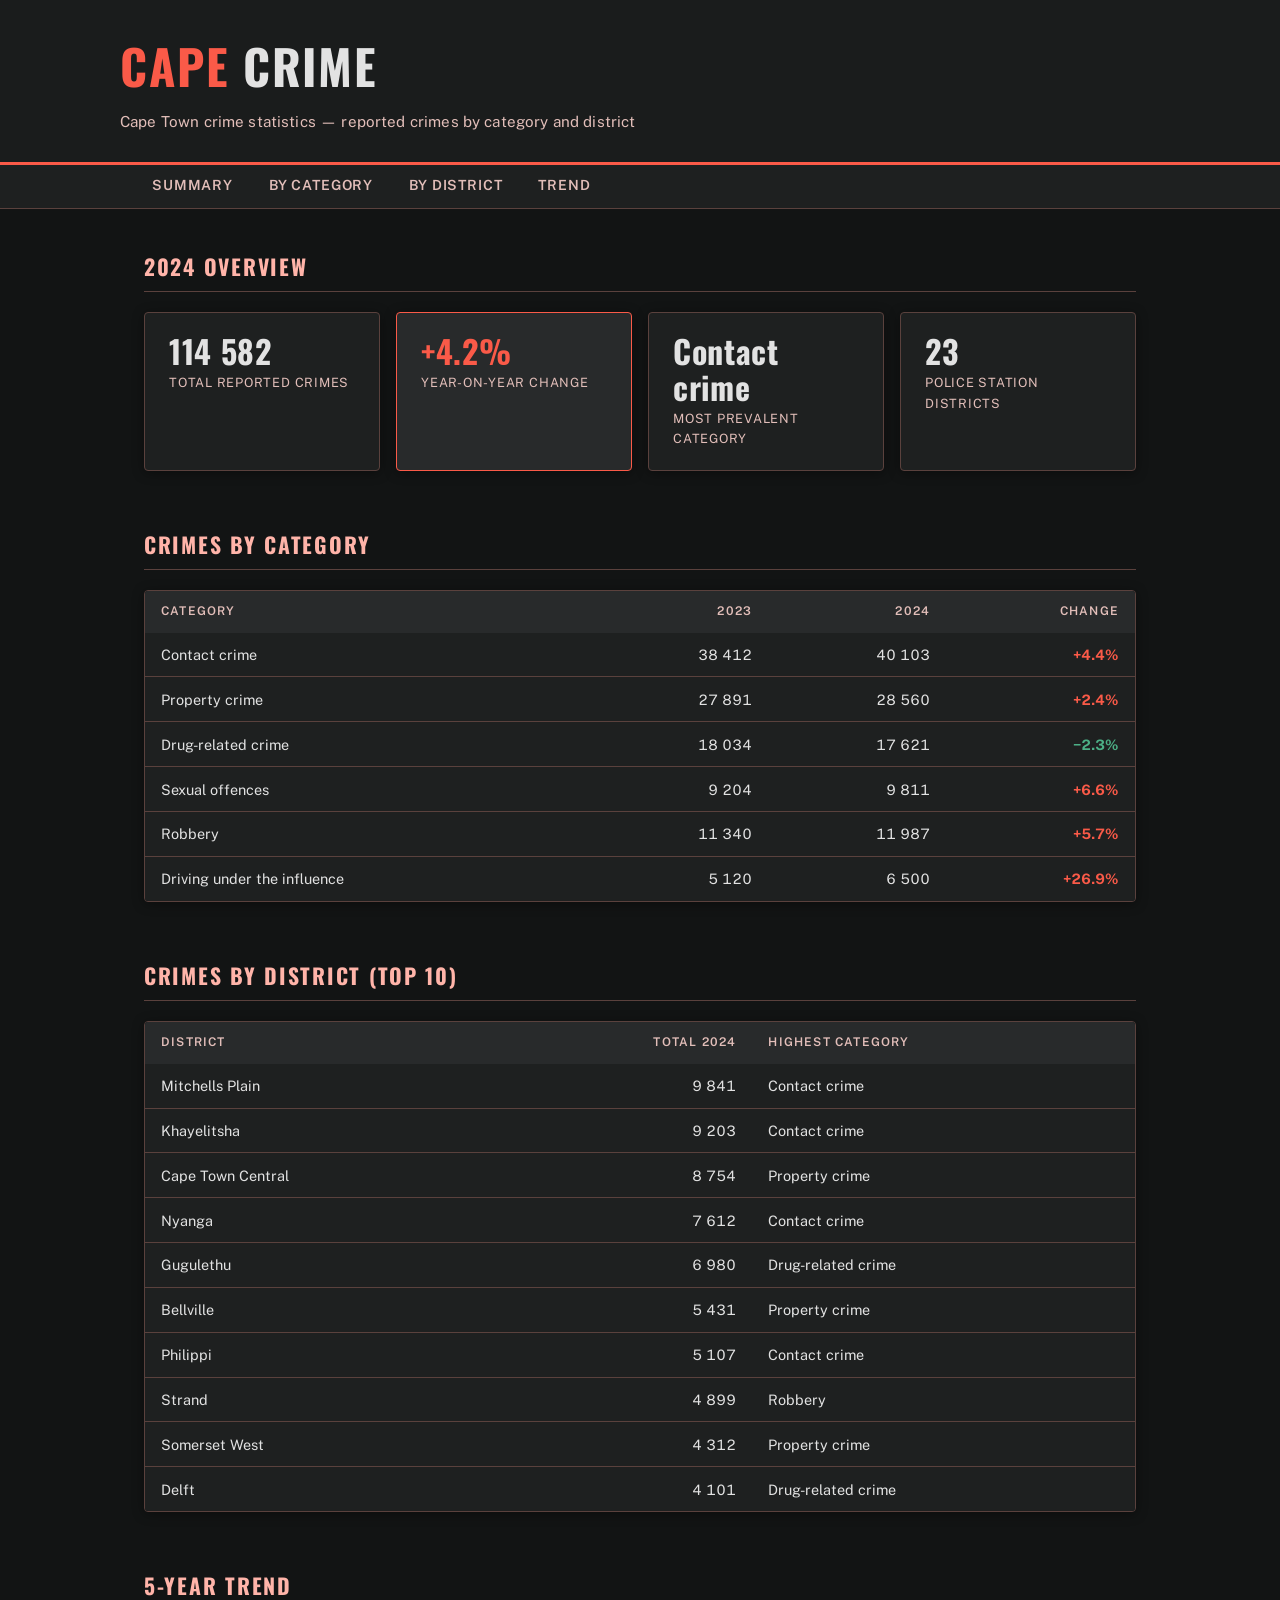
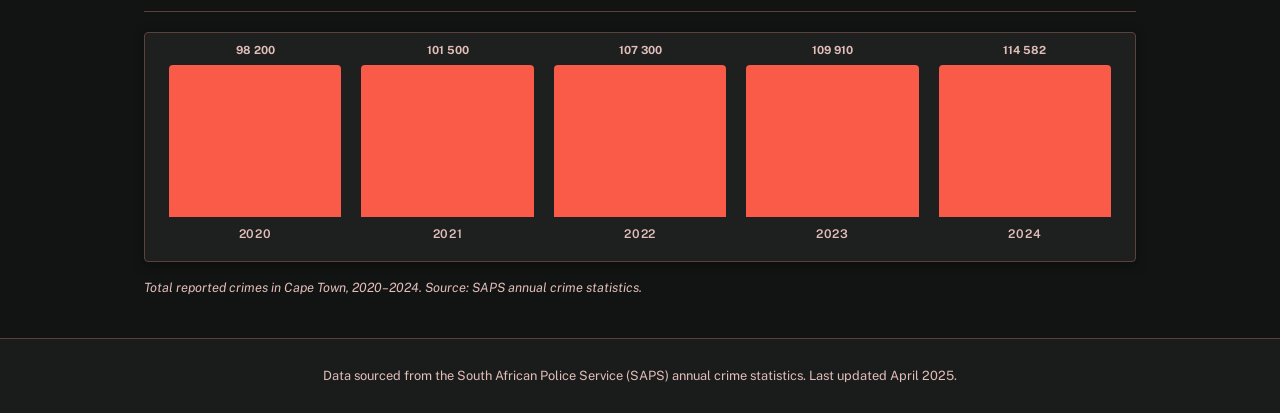
<file: site.html>
<!DOCTYPE html>
<html lang="en">
<head>
  <meta charset="UTF-8" />
  <meta name="viewport" content="width=device-width, initial-scale=1.0" />
  <meta name="description" content="Cape Town crime statistics dashboard." />
  <title>Cape Crime</title>
  <link rel="preconnect" href="https://fonts.googleapis.com" />
  <link rel="preconnect" href="https://fonts.gstatic.com" crossorigin />
  <link rel="stylesheet" href="https://fonts.googleapis.com/css2?family=Oswald:wght@500;700&family=Public+Sans:wght@400;600;800&display=swap" />
  <style>
/* Cape Crime — brand palette generated by Google Stitch MCP */
*, *::before, *::after { box-sizing: border-box; margin: 0; padding: 0; }

:root {
  /* Stitch-generated Cape Crime dark theme */
  --bg:               #121414;
  --surface-low:      #1a1c1c;
  --surface:          #1e2020;
  --surface-high:     #282a2b;
  --surface-highest:  #333535;
  --on-surface:       #e2e2e2;
  --on-surface-var:   #e2beb9;
  --outline:          #a98984;
  --outline-var:      #5a413d;

  --primary:          #fa5a48;   /* primary-container — vivid red for UI */
  --primary-dim:      #ffb4a9;   /* lighter tint */
  --on-primary:       #ffffff;
  --secondary:        #c1c6da;
  --on-secondary:     #2b3040;
  --sec-container:    #414657;

  --error:            #ffb4ab;
  --change-up:        #fa5a48;
  --change-down:      #4caf86;

  --font-body:        "Public Sans", system-ui, sans-serif;
  --font-head:        "Oswald", "Public Sans", sans-serif;
  --radius:           4px;
  --shadow:           0 2px 12px rgba(0,0,0,.4);
}

html { font-size: 100%; scroll-behavior: smooth; }

body {
  font-family: var(--font-body);
  background: var(--bg);
  color: var(--on-surface);
  line-height: 1.6;
  min-height: 100vh;
  display: flex;
  flex-direction: column;
}

/* === Skip link === */
.skip-link {
  position: absolute;
  top: -100%;
  left: 1rem;
  background: var(--primary);
  color: var(--on-primary);
  padding: .5rem 1rem;
  border-radius: 0 0 var(--radius) var(--radius);
  font-weight: 700;
  text-decoration: none;
  z-index: 1000;
  transition: top .15s;
}
.skip-link:focus { top: 0; }

/* === Focus === */
:focus-visible {
  outline: 3px solid var(--primary);
  outline-offset: 3px;
}

/* === Header === */
header {
  background: var(--surface-low);
  border-bottom: 3px solid var(--primary);
  padding: 1.75rem 1.5rem;
}
.header-inner { max-width: 1040px; margin: 0 auto; }

header h1 {
  font-family: var(--font-head);
  font-size: clamp(1.8rem, 5vw, 3rem);
  font-weight: 700;
  letter-spacing: .04em;
  text-transform: uppercase;
  color: var(--on-surface);
}

header h1 span { color: var(--primary); }

.subtitle {
  margin-top: .3rem;
  color: var(--on-surface-var);
  font-size: .95rem;
  letter-spacing: .01em;
}

/* === Nav === */
nav {
  background: var(--surface);
  border-bottom: 1px solid var(--outline-var);
}
nav ul {
  max-width: 1040px;
  margin: 0 auto;
  padding: 0 1rem;
  list-style: none;
  display: flex;
  flex-wrap: wrap;
  gap: .25rem;
}
nav a {
  display: inline-block;
  padding: .55rem 1rem;
  color: var(--on-surface-var);
  text-decoration: none;
  font-size: .875rem;
  font-weight: 600;
  letter-spacing: .06em;
  text-transform: uppercase;
  border-bottom: 3px solid transparent;
  transition: color .15s, border-color .15s;
}
nav a:hover, nav a:focus-visible {
  color: var(--primary-dim);
  border-bottom-color: var(--primary);
  outline: none;
}

/* === Main === */
main {
  flex: 1;
  max-width: 1040px;
  width: 100%;
  margin: 2.5rem auto;
  padding: 0 1.5rem;
  display: flex;
  flex-direction: column;
  gap: 3.5rem;
}
main:focus { outline: none; }

/* === Section headings === */
section h2 {
  font-family: var(--font-head);
  font-size: clamp(1rem, 2.5vw, 1.35rem);
  font-weight: 700;
  letter-spacing: .08em;
  text-transform: uppercase;
  color: var(--primary-dim);
  margin-bottom: 1.25rem;
  padding-bottom: .5rem;
  border-bottom: 1px solid var(--outline-var);
}

/* === Summary cards === */
.card-grid {
  list-style: none;
  display: grid;
  grid-template-columns: repeat(auto-fit, minmax(200px, 1fr));
  gap: 1rem;
}
.card {
  background: var(--surface);
  border: 1px solid var(--outline-var);
  border-radius: var(--radius);
  box-shadow: var(--shadow);
  padding: 1.25rem 1.5rem;
  display: flex;
  flex-direction: column;
  gap: .3rem;
}
.card--warn {
  border-color: var(--primary);
  background: var(--surface-high);
}
.card-value {
  font-family: var(--font-head);
  font-size: clamp(1.4rem, 3.5vw, 2rem);
  font-weight: 700;
  color: var(--on-surface);
  line-height: 1.1;
  letter-spacing: .02em;
}
.card--warn .card-value { color: var(--primary); }
.card-label {
  font-size: .8rem;
  color: var(--on-surface-var);
  text-transform: uppercase;
  letter-spacing: .06em;
}

/* === Tables === */
.table-wrapper {
  overflow-x: auto;
  border-radius: var(--radius);
  box-shadow: var(--shadow);
  border: 1px solid var(--outline-var);
}
.table-wrapper:focus-visible {
  outline: 3px solid var(--primary);
  outline-offset: 2px;
}
table {
  width: 100%;
  border-collapse: collapse;
  background: var(--surface);
  font-size: .9rem;
}
thead {
  background: var(--surface-high);
}
thead th {
  padding: .7rem 1rem;
  text-align: left;
  font-weight: 600;
  font-size: .75rem;
  letter-spacing: .1em;
  text-transform: uppercase;
  color: var(--on-surface-var);
}
thead th.num { text-align: right; }
tbody tr { border-bottom: 1px solid var(--outline-var); }
tbody tr:last-child { border-bottom: none; }
tbody tr:hover { background: var(--surface-high); }
tbody td {
  padding: .65rem 1rem;
  color: var(--on-surface);
}
td.num { text-align: right; font-variant-numeric: tabular-nums; }
.change--up   { color: var(--change-up);   font-weight: 700; }
.change--down { color: var(--change-down); font-weight: 700; }

/* === Bar chart === */
figure { display: flex; flex-direction: column; gap: 1rem; }
.bar-chart {
  background: var(--surface);
  border: 1px solid var(--outline-var);
  border-radius: var(--radius);
  box-shadow: var(--shadow);
  padding: 2rem 1.5rem 1rem;
}
.bars {
  list-style: none;
  display: flex;
  align-items: flex-end;
  gap: 1.25rem;
  height: 180px;
}
.bar-item {
  flex: 1;
  display: flex;
  flex-direction: column;
  align-items: center;
  height: 100%;
  justify-content: flex-end;
}
.bar {
  width: 100%;
  height: var(--pct);
  background: var(--primary);
  border-radius: var(--radius) var(--radius) 0 0;
  position: relative;
  display: flex;
  align-items: flex-start;
  justify-content: center;
  transition: background .2s;
}
.bar:hover, .bar:focus-within { background: var(--primary-dim); }
.bar-val {
  position: absolute;
  top: -1.4rem;
  font-size: .7rem;
  font-weight: 700;
  color: var(--on-surface-var);
  white-space: nowrap;
}
.bar-year {
  margin-top: .5rem;
  font-size: .75rem;
  font-weight: 600;
  letter-spacing: .06em;
  text-transform: uppercase;
  color: var(--on-surface-var);
}
figcaption {
  font-size: .8rem;
  color: var(--on-surface-var);
  font-style: italic;
}

/* === Footer === */
footer {
  background: var(--surface-low);
  border-top: 1px solid var(--outline-var);
  color: var(--on-surface-var);
  text-align: center;
  padding: 1.5rem;
  font-size: .8rem;
  line-height: 2;
  margin-top: auto;
}

/* === Reduced-motion === */
@media (prefers-reduced-motion: reduce) {
  html { scroll-behavior: auto; }
  .skip-link, .bar { transition: none; }
}

/* === High-contrast === */
@media (forced-colors: active) {
  .bar { forced-color-adjust: none; background: Highlight; }
  .card { border: 2px solid ButtonText; }
}

/* === Responsive === */
@media (max-width: 600px) {
  nav a  { font-size: .8rem; padding: .45rem .75rem; }
  .bars  { gap: .5rem; }
  .bar-val { font-size: .6rem; }
}
  </style>
</head>
<body>
  <a class="skip-link" href="#main">Skip to main content</a>
  <header role="banner">
    <div class="header-inner">
      <h1><span>Cape</span> Crime</h1>
      <p class="subtitle">Cape Town crime statistics — reported crimes by category and district</p>
    </div>
  </header>
  <nav aria-label="Page sections">
    <ul>
      <li><a href="#summary">Summary</a></li>
      <li><a href="#by-category">By Category</a></li>
      <li><a href="#by-district">By District</a></li>
      <li><a href="#trend">Trend</a></li>
    </ul>
  </nav>
  <main id="main" tabindex="-1">
    <section id="summary" aria-labelledby="summary-heading">
      <h2 id="summary-heading">2024 Overview</h2>
      <ul class="card-grid" role="list">
        <li class="card"><span class="card-value">114&nbsp;582</span><span class="card-label">Total reported crimes</span></li>
        <li class="card card--warn"><span class="card-value">+4.2%</span><span class="card-label">Year-on-year change</span></li>
        <li class="card"><span class="card-value">Contact crime</span><span class="card-label">Most prevalent category</span></li>
        <li class="card"><span class="card-value">23</span><span class="card-label">Police station districts</span></li>
      </ul>
    </section>
    <section id="by-category" aria-labelledby="cat-heading">
      <h2 id="cat-heading">Crimes by Category</h2>
      <div class="table-wrapper" role="region" aria-label="Crimes by category" tabindex="0">
        <table>
          <thead><tr><th scope="col">Category</th><th scope="col" class="num">2023</th><th scope="col" class="num">2024</th><th scope="col" class="num">Change</th></tr></thead>
          <tbody>
            <tr><td>Contact crime</td><td class="num">38 412</td><td class="num">40 103</td><td class="num change--up">+4.4%</td></tr>
            <tr><td>Property crime</td><td class="num">27 891</td><td class="num">28 560</td><td class="num change--up">+2.4%</td></tr>
            <tr><td>Drug-related crime</td><td class="num">18 034</td><td class="num">17 621</td><td class="num change--down">−2.3%</td></tr>
            <tr><td>Sexual offences</td><td class="num">9 204</td><td class="num">9 811</td><td class="num change--up">+6.6%</td></tr>
            <tr><td>Robbery</td><td class="num">11 340</td><td class="num">11 987</td><td class="num change--up">+5.7%</td></tr>
            <tr><td>Driving under the influence</td><td class="num">5 120</td><td class="num">6 500</td><td class="num change--up">+26.9%</td></tr>
          </tbody>
        </table>
      </div>
    </section>
    <section id="by-district" aria-labelledby="dist-heading">
      <h2 id="dist-heading">Crimes by District (Top 10)</h2>
      <div class="table-wrapper" role="region" aria-label="Crimes by district" tabindex="0">
        <table>
          <thead><tr><th scope="col">District</th><th scope="col" class="num">Total 2024</th><th scope="col">Highest category</th></tr></thead>
          <tbody>
            <tr><td>Mitchells Plain</td><td class="num">9 841</td><td>Contact crime</td></tr>
            <tr><td>Khayelitsha</td><td class="num">9 203</td><td>Contact crime</td></tr>
            <tr><td>Cape Town Central</td><td class="num">8 754</td><td>Property crime</td></tr>
            <tr><td>Nyanga</td><td class="num">7 612</td><td>Contact crime</td></tr>
            <tr><td>Gugulethu</td><td class="num">6 980</td><td>Drug-related crime</td></tr>
            <tr><td>Bellville</td><td class="num">5 431</td><td>Property crime</td></tr>
            <tr><td>Philippi</td><td class="num">5 107</td><td>Contact crime</td></tr>
            <tr><td>Strand</td><td class="num">4 899</td><td>Robbery</td></tr>
            <tr><td>Somerset West</td><td class="num">4 312</td><td>Property crime</td></tr>
            <tr><td>Delft</td><td class="num">4 101</td><td>Drug-related crime</td></tr>
          </tbody>
        </table>
      </div>
    </section>
    <section id="trend" aria-labelledby="trend-heading">
      <h2 id="trend-heading">5-Year Trend</h2>
      <figure>
        <div class="bar-chart" role="img" aria-label="Total crimes 2020–2024">
          <ol class="bars" aria-hidden="true">
            <li class="bar-item"><div class="bar" style="--pct:86%"><span class="bar-val">98 200</span></div><span class="bar-year">2020</span></li>
            <li class="bar-item"><div class="bar" style="--pct:89%"><span class="bar-val">101 500</span></div><span class="bar-year">2021</span></li>
            <li class="bar-item"><div class="bar" style="--pct:94%"><span class="bar-val">107 300</span></div><span class="bar-year">2022</span></li>
            <li class="bar-item"><div class="bar" style="--pct:96%"><span class="bar-val">109 910</span></div><span class="bar-year">2023</span></li>
            <li class="bar-item"><div class="bar" style="--pct:100%"><span class="bar-val">114 582</span></div><span class="bar-year">2024</span></li>
          </ol>
        </div>
        <figcaption>Total reported crimes in Cape Town, 2020–2024. Source: SAPS annual crime statistics.</figcaption>
      </figure>
    </section>
  </main>
  <footer role="contentinfo">
    <p>Data sourced from the South African Police Service (SAPS) annual crime statistics. Last updated April 2025.</p>
  </footer>
</body>
</html>
</file>
<file: style.css>
/* Cape Crime — brand palette generated by Google Stitch MCP */
*, *::before, *::after { box-sizing: border-box; margin: 0; padding: 0; }

:root {
  --bg:               #121414;
  --surface-low:      #1a1c1c;
  --surface:          #1e2020;
  --surface-high:     #282a2b;
  --surface-highest:  #333535;
  --on-surface:       #e2e2e2;
  --on-surface-var:   #e2beb9;
  --outline:          #a98984;
  --outline-var:      #5a413d;

  --primary:          #fa5a48;
  --primary-dim:      #ffb4a9;
  --on-primary:       #ffffff;
  --secondary:        #c1c6da;
  --on-secondary:     #2b3040;
  --sec-container:    #414657;

  --error:            #ffb4ab;
  --change-up:        #fa5a48;
  --change-down:      #4caf86;

  --font-body:        "Public Sans", system-ui, sans-serif;
  --font-head:        "Oswald", "Public Sans", sans-serif;
  --radius:           4px;
  --shadow:           0 2px 12px rgba(0,0,0,.4);
}

html { font-size: 100%; scroll-behavior: smooth; }

body {
  font-family: var(--font-body);
  background: var(--bg);
  color: var(--on-surface);
  line-height: 1.6;
  min-height: 100vh;
  display: flex;
  flex-direction: column;
}

.skip-link {
  position: absolute;
  top: -100%;
  left: 1rem;
  background: var(--primary);
  color: var(--on-primary);
  padding: .5rem 1rem;
  border-radius: 0 0 var(--radius) var(--radius);
  font-weight: 700;
  text-decoration: none;
  z-index: 1000;
  transition: top .15s;
}
.skip-link:focus { top: 0; }

:focus-visible {
  outline: 3px solid var(--primary);
  outline-offset: 3px;
}

header {
  background: var(--surface-low);
  border-bottom: 3px solid var(--primary);
  padding: 1.75rem 1.5rem;
}
.header-inner { max-width: 1040px; margin: 0 auto; }

header h1 {
  font-family: var(--font-head);
  font-size: clamp(1.8rem, 5vw, 3rem);
  font-weight: 700;
  letter-spacing: .04em;
  text-transform: uppercase;
  color: var(--on-surface);
}
header h1 span { color: var(--primary); }

.subtitle {
  margin-top: .3rem;
  color: var(--on-surface-var);
  font-size: .95rem;
  letter-spacing: .01em;
}

nav {
  background: var(--surface);
  border-bottom: 1px solid var(--outline-var);
}
nav ul {
  max-width: 1040px;
  margin: 0 auto;
  padding: 0 1rem;
  list-style: none;
  display: flex;
  flex-wrap: wrap;
  gap: .25rem;
}
nav a {
  display: inline-block;
  padding: .55rem 1rem;
  color: var(--on-surface-var);
  text-decoration: none;
  font-size: .875rem;
  font-weight: 600;
  letter-spacing: .06em;
  text-transform: uppercase;
  border-bottom: 3px solid transparent;
  transition: color .15s, border-color .15s;
}
nav a:hover, nav a:focus-visible {
  color: var(--primary-dim);
  border-bottom-color: var(--primary);
  outline: none;
}

main {
  flex: 1;
  max-width: 1040px;
  width: 100%;
  margin: 2.5rem auto;
  padding: 0 1.5rem;
  display: flex;
  flex-direction: column;
  gap: 3.5rem;
}
main:focus { outline: none; }

section h2 {
  font-family: var(--font-head);
  font-size: clamp(1rem, 2.5vw, 1.35rem);
  font-weight: 700;
  letter-spacing: .08em;
  text-transform: uppercase;
  color: var(--primary-dim);
  margin-bottom: 1.25rem;
  padding-bottom: .5rem;
  border-bottom: 1px solid var(--outline-var);
}

.card-grid {
  list-style: none;
  display: grid;
  grid-template-columns: repeat(auto-fit, minmax(200px, 1fr));
  gap: 1rem;
}
.card {
  background: var(--surface);
  border: 1px solid var(--outline-var);
  border-radius: var(--radius);
  box-shadow: var(--shadow);
  padding: 1.25rem 1.5rem;
  display: flex;
  flex-direction: column;
  gap: .3rem;
}
.card--warn {
  border-color: var(--primary);
  background: var(--surface-high);
}
.card-value {
  font-family: var(--font-head);
  font-size: clamp(1.4rem, 3.5vw, 2rem);
  font-weight: 700;
  color: var(--on-surface);
  line-height: 1.1;
  letter-spacing: .02em;
}
.card--warn .card-value { color: var(--primary); }
.card-label {
  font-size: .8rem;
  color: var(--on-surface-var);
  text-transform: uppercase;
  letter-spacing: .06em;
}

.table-wrapper {
  overflow-x: auto;
  border-radius: var(--radius);
  box-shadow: var(--shadow);
  border: 1px solid var(--outline-var);
}
.table-wrapper:focus-visible {
  outline: 3px solid var(--primary);
  outline-offset: 2px;
}
table {
  width: 100%;
  border-collapse: collapse;
  background: var(--surface);
  font-size: .9rem;
}
thead { background: var(--surface-high); }
thead th {
  padding: .7rem 1rem;
  text-align: left;
  font-weight: 600;
  font-size: .75rem;
  letter-spacing: .1em;
  text-transform: uppercase;
  color: var(--on-surface-var);
}
thead th.num { text-align: right; }
tbody tr { border-bottom: 1px solid var(--outline-var); }
tbody tr:last-child { border-bottom: none; }
tbody tr:hover { background: var(--surface-high); }
tbody td { padding: .65rem 1rem; color: var(--on-surface); }
td.num { text-align: right; font-variant-numeric: tabular-nums; }
.change--up   { color: var(--change-up);   font-weight: 700; }
.change--down { color: var(--change-down); font-weight: 700; }

figure { display: flex; flex-direction: column; gap: 1rem; }
.bar-chart {
  background: var(--surface);
  border: 1px solid var(--outline-var);
  border-radius: var(--radius);
  box-shadow: var(--shadow);
  padding: 2rem 1.5rem 1rem;
}
.bars {
  list-style: none;
  display: flex;
  align-items: flex-end;
  gap: 1.25rem;
  height: 180px;
}
.bar-item {
  flex: 1;
  display: flex;
  flex-direction: column;
  align-items: center;
  height: 100%;
  justify-content: flex-end;
}
.bar {
  width: 100%;
  height: var(--pct);
  background: var(--primary);
  border-radius: var(--radius) var(--radius) 0 0;
  position: relative;
  display: flex;
  align-items: flex-start;
  justify-content: center;
  transition: background .2s;
}
.bar:hover, .bar:focus-within { background: var(--primary-dim); }
.bar-val {
  position: absolute;
  top: -1.4rem;
  font-size: .7rem;
  font-weight: 700;
  color: var(--on-surface-var);
  white-space: nowrap;
}
.bar-year {
  margin-top: .5rem;
  font-size: .75rem;
  font-weight: 600;
  letter-spacing: .06em;
  text-transform: uppercase;
  color: var(--on-surface-var);
}
figcaption {
  font-size: .8rem;
  color: var(--on-surface-var);
  font-style: italic;
}

footer {
  background: var(--surface-low);
  border-top: 1px solid var(--outline-var);
  color: var(--on-surface-var);
  text-align: center;
  padding: 1.5rem;
  font-size: .8rem;
  line-height: 2;
  margin-top: auto;
}

@media (prefers-reduced-motion: reduce) {
  html { scroll-behavior: auto; }
  .skip-link, .bar { transition: none; }
}

@media (forced-colors: active) {
  .bar { forced-color-adjust: none; background: Highlight; }
  .card { border: 2px solid ButtonText; }
}

@media (max-width: 600px) {
  nav ul { gap: 0; }
  nav a { font-size: .8rem; padding: .5rem .75rem; }
  .bars { gap: .5rem; }
  .bar-val { font-size: .65rem; }
}
</file>
